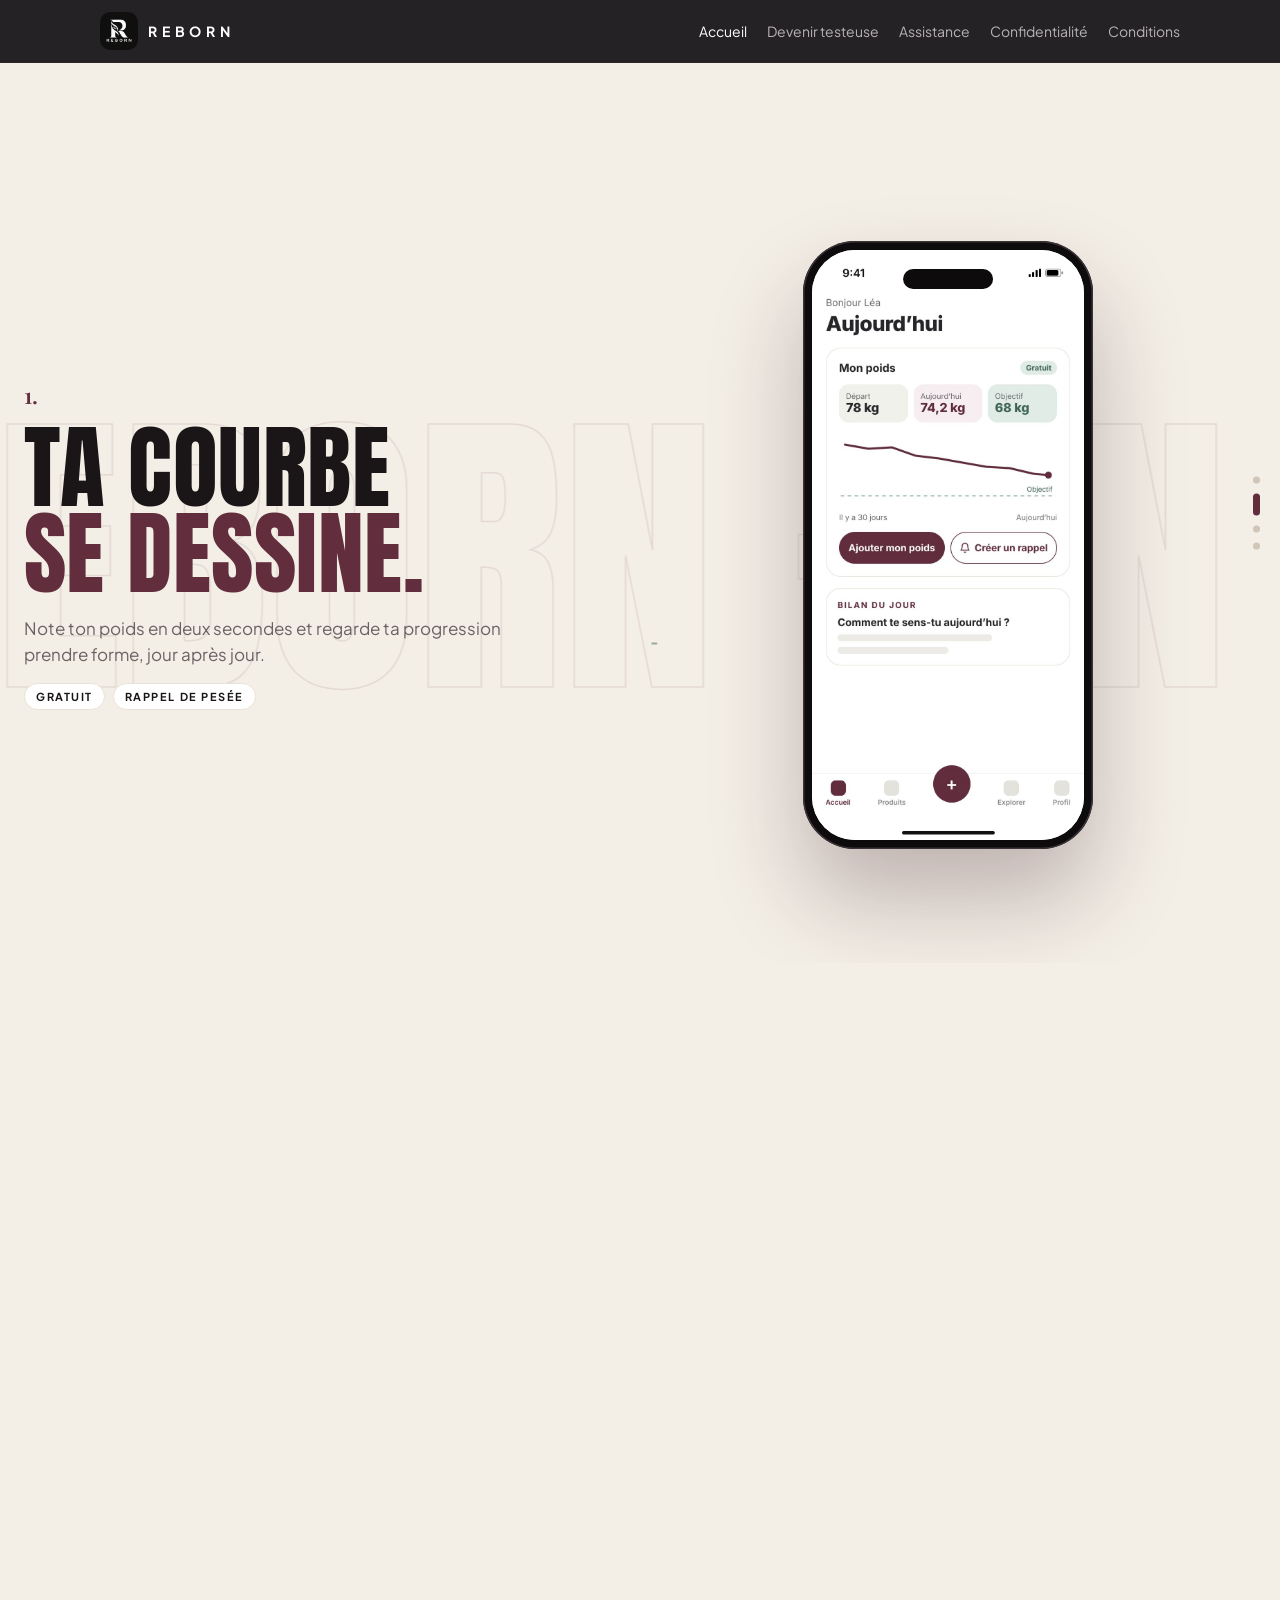
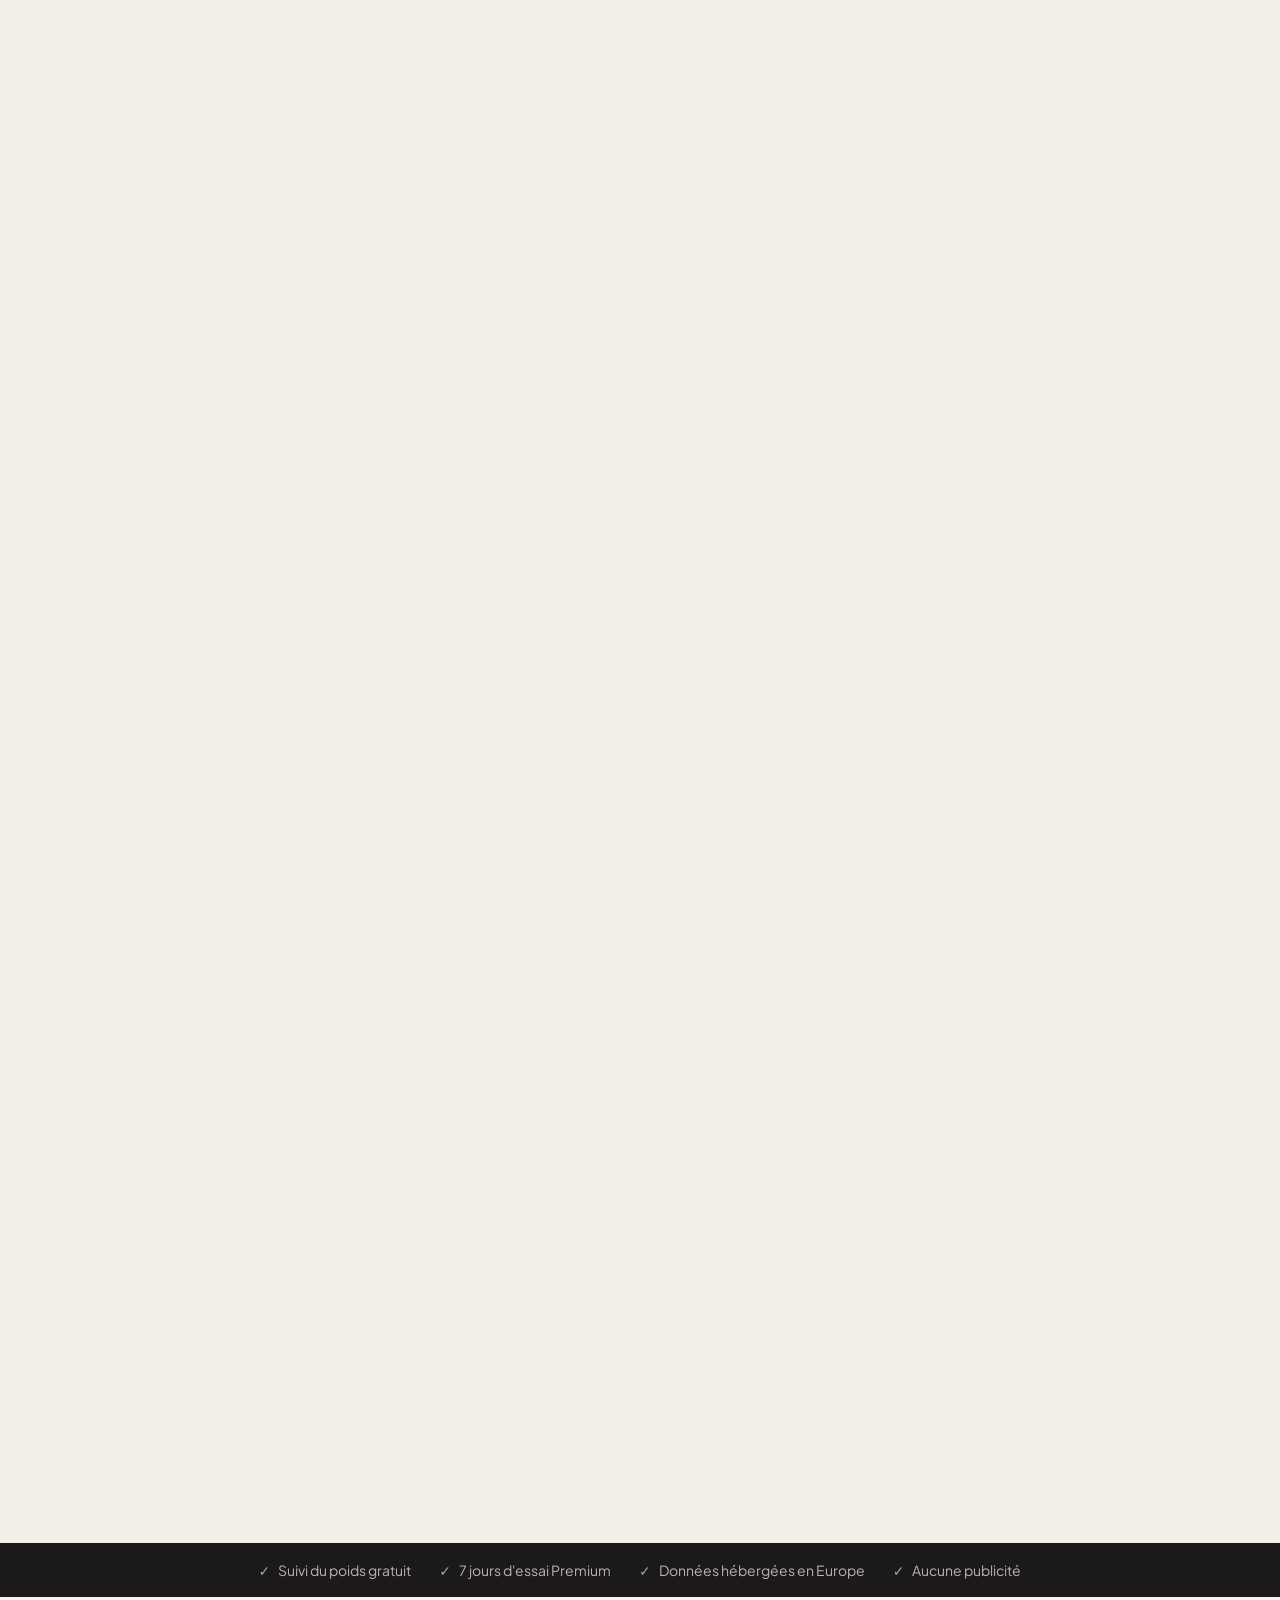
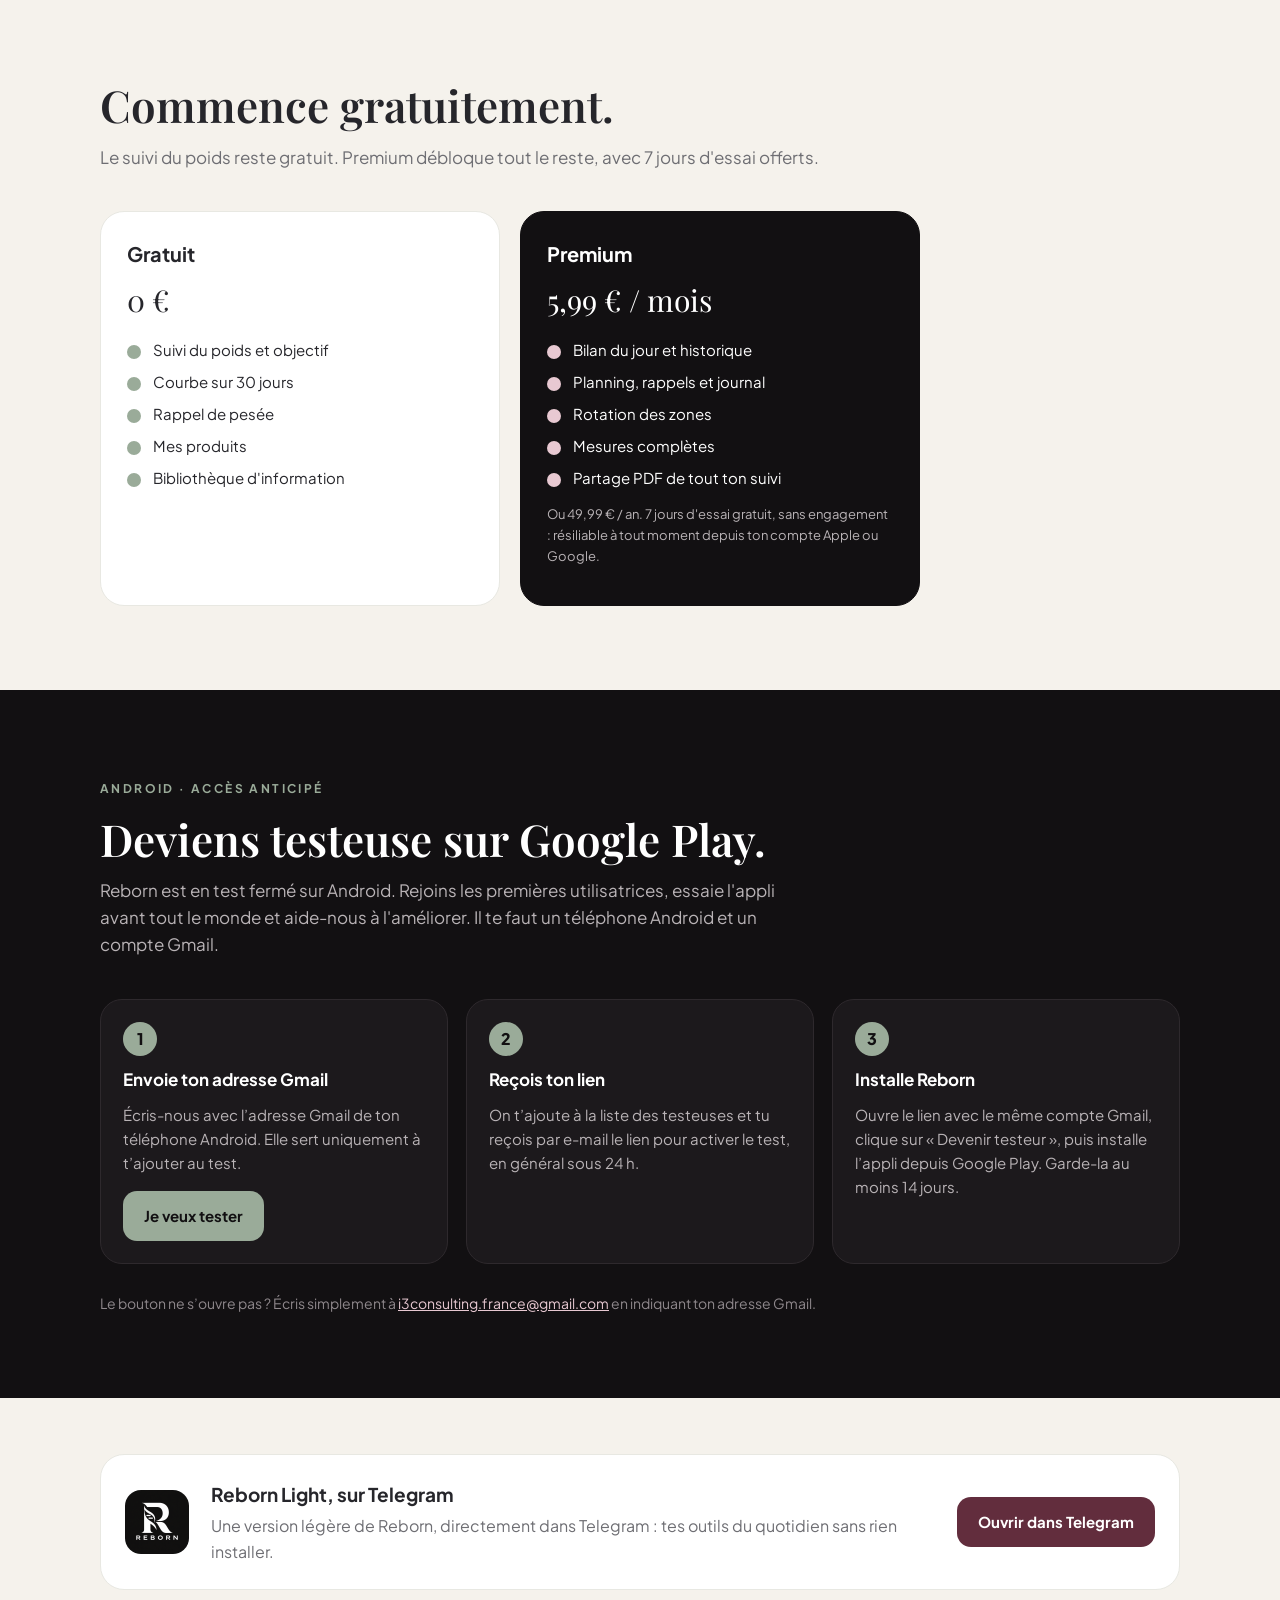
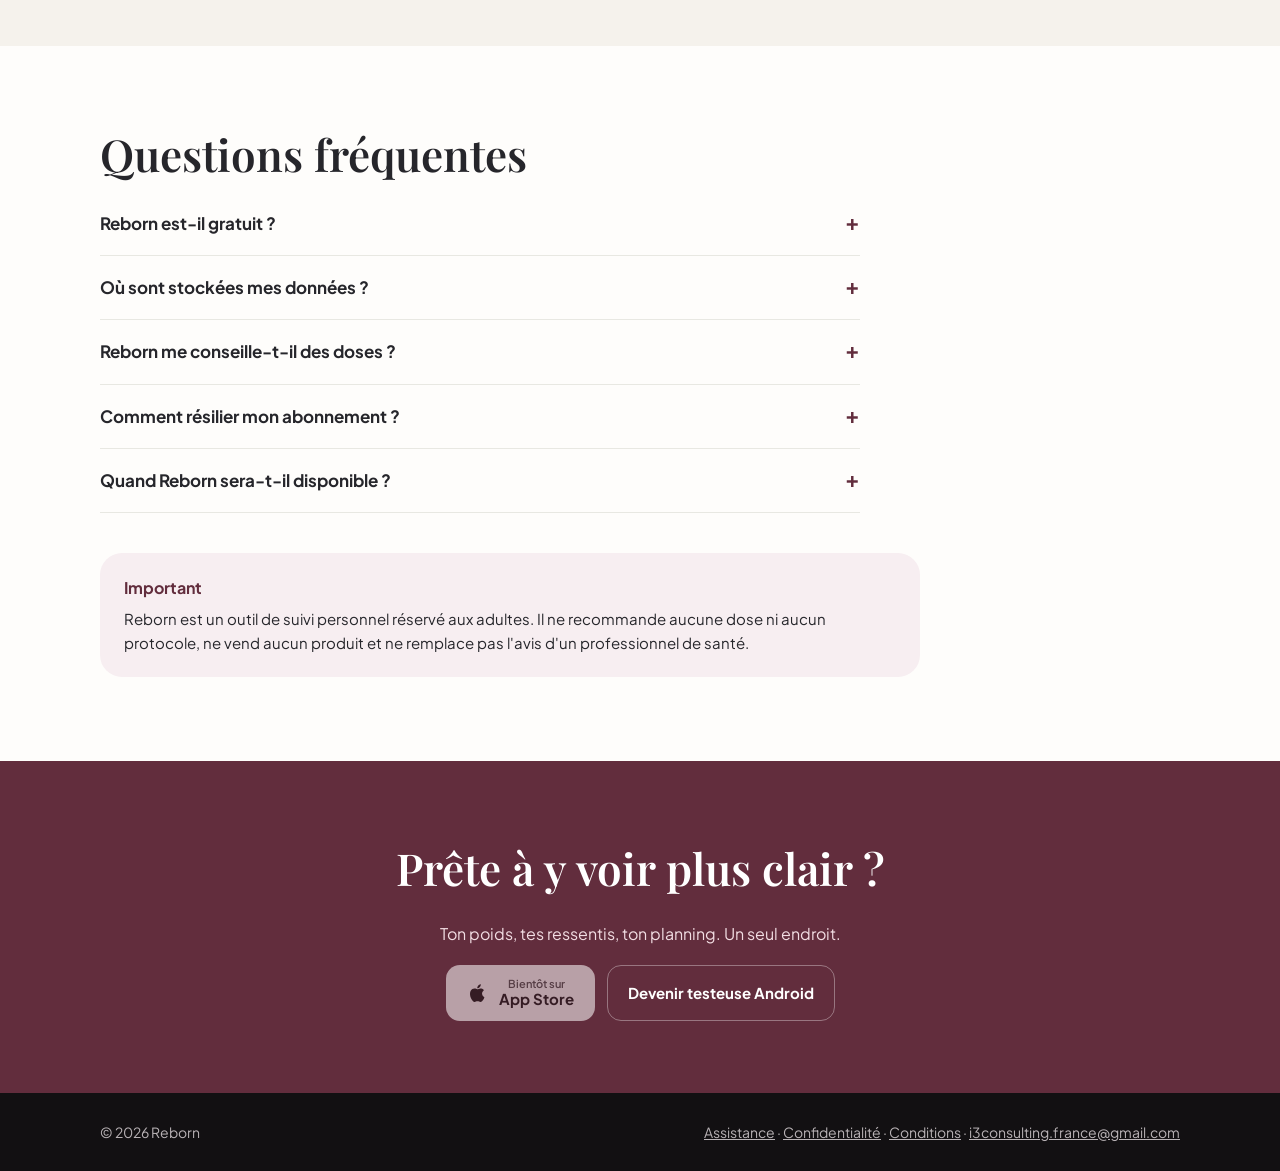
<file: index.html>
<!doctype html>
<html lang="fr">
<head>
<meta charset="utf-8">
<meta name="viewport" content="width=device-width, initial-scale=1, viewport-fit=cover">
<title>Reborn · Ton suivi, un jour à la fois</title>
<meta name="description" content="Reborn, journal de suivi personnel : poids, ressentis, produits et planning, réunis au même endroit.">
<link rel="icon" type="image/png" sizes="32x32" href="/favicon-32.png">
<link rel="apple-touch-icon" href="/apple-touch-icon.png">
<meta property="og:title" content="Reborn · Ton suivi, un jour à la fois">
<meta property="og:description" content="Reborn, journal de suivi personnel : poids, ressentis, produits et planning, réunis au même endroit.">
<meta property="og:image" content="https://rebornpep.fr/logo-512.png">
<link rel="preconnect" href="https://fonts.googleapis.com">
<link rel="preconnect" href="https://fonts.gstatic.com" crossorigin>
<link href="https://fonts.googleapis.com/css2?family=Anton&family=Playfair+Display:ital,wght@0,600;1,600&family=Plus+Jakarta+Sans:wght@400;600;700&display=swap" rel="stylesheet">
<link rel="stylesheet" href="/style.css">
<link rel="stylesheet" href="/story.css">
<style>
/* Version téléphone : récit empilé, sans épinglage */
.rm{display:none;background:#F3EEE6;color:#1A1517;overflow:hidden}
@media (max-width:820px){
  header.site nav.site{display:none}
  .rs{display:none}
  .rm{display:block}
  .rm-scene{padding:40px 20px 44px;padding-left:max(20px,env(safe-area-inset-left,0px));padding-right:max(20px,env(safe-area-inset-right,0px));display:flex;flex-direction:column;gap:14px;opacity:0;transform:translateY(24px);transition:opacity .7s ease,transform .7s ease}
  .rm-scene.in{opacity:1;transform:none}
  .rm-scene+.rm-scene{border-top:1px solid #E9E1D5}
  .rm-hero{padding-top:30px}
  .rm-big{font-family:"Anton","Impact","Arial Narrow",sans-serif;font-weight:400;font-size:clamp(46px,14vw,64px);line-height:.92;text-transform:uppercase;margin:0}
  .rm-big em{font-style:normal;color:#622D3D}
  .rm-lead{font-size:16px;line-height:1.55;color:#6B6266;margin:0}
  .rm .rs-ctas .btn{padding:10px 14px;font-size:13px}
  .rm .rs-ctas .btn:not(.alt){background:#1A1517;color:#fff;opacity:.55}
  .rm-visual{position:relative;display:flex;justify-content:center;padding:18px 0 4px}
  .rm-ribbon{position:absolute;width:118%;max-width:none;left:-9%;top:-2%;opacity:.9}
  .rm-phone{position:relative;width:min(230px,62vw);border-radius:44px;padding:8px;background:#0E0B0D;box-shadow:0 40px 70px rgba(60,30,40,.25),inset 0 0 0 1.5px #3A3337}
  .rm-phone.tilt{transform:rotate(-5deg)}
  .rm-phone::before{content:"";position:absolute;top:calc(8px + 3.2%);left:50%;transform:translateX(-50%);width:31%;height:3.3%;border-radius:20px;background:#0E0B0D;z-index:3}
  .rm-screen{position:relative;width:100%;aspect-ratio:393/852;border-radius:36px;overflow:hidden;background:#fff}
  .rm-screen img{position:absolute;inset:0;width:100%;height:100%;max-width:none;object-fit:fill}
  .rm-curve{width:100%;height:auto;margin-top:10px}
  .rm-curve path{stroke-dasharray:420;stroke-dashoffset:420;transition:stroke-dashoffset 1.6s ease .3s}
  .rm-scene.in .rm-curve path{stroke-dashoffset:0}
}
@media (prefers-reduced-motion:reduce){.rm-scene{opacity:1;transform:none;transition:none}.rm-curve path{stroke-dashoffset:0;transition:none}}
</style>
<style>
@media (max-width:820px){
  .rm-scene{position:relative;overflow:hidden}
  .rm-scene>*:not(.rm-ghost){position:relative;z-index:1}
  .rm-ghost{position:absolute;z-index:0;top:8px;left:0;white-space:nowrap;font-family:"Anton","Impact",sans-serif;font-size:42vw;line-height:1;color:transparent;-webkit-text-stroke:1.2px rgba(98,45,61,.12);pointer-events:none;transform:translateX(calc(var(--gx,0) * 1px));will-change:transform}
  .rm-big .w{display:inline-block;white-space:nowrap;overflow:hidden;vertical-align:top;padding-bottom:.04em}
  .rm-big .c{display:inline-block;transform:translateY(105%);transition:transform .75s cubic-bezier(.2,.8,.2,1)}
  .rm-scene.in .rm-big .c{transform:none}
  .rm-scene .rs-num,.rm-scene .rm-lead,.rm-scene .rs-chip,.rm-scene .rs-ctas,.rm-scene .rs-fine{opacity:0;transform:translateY(16px);transition:opacity .6s ease,transform .6s ease}
  .rm-scene.in .rs-num{opacity:1;transform:none}
  .rm-scene.in .rm-lead{opacity:1;transform:none;transition-delay:.45s}
  .rm-scene.in .rs-ctas{opacity:1;transform:none;transition-delay:.6s}
  .rm-scene.in .rs-fine{opacity:1;transform:none;transition-delay:.7s}
  .rm-scene.in .rs-chip{opacity:1;transform:none;transition-delay:.6s}
  .rm-scene.in .rs-chip+.rs-chip{transition-delay:.75s}
  .rm-float{transform:translateY(calc(var(--py,0) * 1px)) rotate(calc(var(--pr,0) * 1deg));will-change:transform}
  .rm-phone{opacity:0;transform:translateY(60px) scale(.92) rotate(6deg);transition:opacity .9s ease .25s,transform 1.1s cubic-bezier(.2,.8,.2,1) .25s}
  .rm-scene.in .rm-phone{opacity:1;transform:none;animation:rmBob 5s ease-in-out 1.4s infinite}
  .rm-scene.in .rm-phone.tilt{transform:rotate(-5deg);animation:rmBobT 5s ease-in-out 1.4s infinite}
  .rm-screen::after{content:"";position:absolute;inset:0;background:linear-gradient(115deg,transparent 35%,rgba(255,255,255,.55) 50%,transparent 65%);transform:translateX(-120%);z-index:2;pointer-events:none}
  .rm-scene.in .rm-screen::after{animation:rmShine 1.4s ease 1.1s 1 forwards}
  .rm-rib{stroke-dasharray:1400;stroke-dashoffset:1400;transition:stroke-dashoffset 2.2s cubic-bezier(.4,.1,.2,1) .2s}
  .rm-scene.in .rm-rib{stroke-dashoffset:0}
  .rm-ribbon{animation:rmSpin 14s ease-in-out infinite alternate}
  .rm-curve circle{opacity:0;transform-origin:326px 100px;transform:scale(0);transition:opacity .3s ease 1.8s,transform .5s cubic-bezier(.3,1.6,.5,1) 1.8s}
  .rm-scene.in .rm-curve circle{opacity:1;transform:none;animation:rmPulse 2s ease-in-out 2.4s infinite}
  @keyframes rmBob{0%,100%{transform:translateY(0)}50%{transform:translateY(-10px)}}
  @keyframes rmBobT{0%,100%{transform:rotate(-5deg) translateY(0)}50%{transform:rotate(-3deg) translateY(-12px)}}
  @keyframes rmShine{to{transform:translateX(120%)}}
  @keyframes rmSpin{from{transform:rotate(-4deg) scale(1)}to{transform:rotate(5deg) scale(1.05)}}
  @keyframes rmPulse{0%,100%{r:8}50%{r:11}}
}
</style>
</head>
<body>
<header class="site"><div class="wrap">
  <a class="brand" href="/"><img src="/logo-512.png" alt="" width="36" height="36"><span>REBORN</span></a>
  <nav class="site" aria-label="Navigation principale"><a href="/" aria-current="page">Accueil</a><a href="/#testeuse">Devenir testeuse</a><a href="/assistance">Assistance</a><a href="/confidentialite">Confidentialité</a><a href="/conditions">Conditions</a></nav>
</div></header>
<main>
<div id="rs-intro" aria-hidden="true"><img src="/logo-512.png" alt=""><span>REBORN</span></div>
<section class="rs" id="rs">
  <div class="rs-stage">
    <div class="rs-ghost" id="rs-ghost" aria-hidden="true">REBORN · UN JOUR À LA FOIS · REBORN · UN JOUR À LA FOIS ·</div>
    <div class="rs-copy">
      <div class="rs-text" data-s="0">
        <span class="rs-num">Journal de suivi personnel</span>
        <h1 class="rs-big">Ton suivi,<br><em>un jour</em><br>à la fois.</h1>
        <p class="rs-lead">Poids, ressentis, produits, planning : tout ce que tu suis, dans un espace calme et élégant.</p>
        <div class="rs-ctas"><a class="btn" id="cta-ios" href="#" aria-disabled="true"><svg viewBox="0 0 24 24" fill="currentColor" aria-hidden="true"><path d="M16.4 12.6c0-2.4 2-3.6 2.1-3.7-1.1-1.7-2.9-1.9-3.5-1.9-1.5-.2-2.9.9-3.7.9-.8 0-1.9-.9-3.2-.8-1.6 0-3.1 1-4 2.4-1.7 3-.4 7.4 1.2 9.8.8 1.2 1.8 2.5 3 2.4 1.2 0 1.7-.8 3.2-.8s1.9.8 3.2.8c1.3 0 2.2-1.2 3-2.4.9-1.4 1.3-2.7 1.3-2.8-.1 0-2.6-1-2.6-3.9zM14 5.5c.7-.8 1.1-1.9 1-3-1 0-2.1.7-2.8 1.5-.6.7-1.2 1.8-1 2.9 1 .1 2.1-.6 2.8-1.4z"/></svg><span class="lbl"><small>Bientôt sur</small>App Store</span></a><a class="btn alt" id="cta-play" href="#" aria-disabled="true"><svg viewBox="0 0 24 24" aria-hidden="true"><path fill="#34A853" d="M3.6 2.3 13.7 12 3.6 21.7c-.4-.2-.6-.7-.6-1.2V3.5c0-.5.2-1 .6-1.2z"/><path fill="#FBBC04" d="m17 15.3-3.3-3.3L17 8.7l3.7 2.1c1 .6 1 1.9 0 2.5L17 15.3z"/><path fill="#EA4335" d="M13.7 12 17 15.3 5 22.1c-.5.3-1 .2-1.4-.4L13.7 12z"/><path fill="#4285F4" d="M13.7 12 3.6 2.3C4 1.7 4.5 1.6 5 1.9l12 6.8L13.7 12z"/></svg><span class="lbl"><small>Bientôt sur</small>Google Play</span></a></div>
        <p class="rs-fine">Sur Android, tu peux déjà l'essayer : <a href="#testeuse">deviens testeuse</a> · Réservée aux 18 ans et plus.</p>
      </div>
      <div class="rs-text" data-s="1">
        <span class="rs-num">1.</span>
        <h2 class="rs-big">Ta courbe<br><em>se dessine.</em></h2>
        <p class="rs-lead">Note ton poids en deux secondes et regarde ta progression prendre forme, jour après jour.</p>
        <div class="rs-chips"><span class="rs-chip">Gratuit</span><span class="rs-chip">Rappel de pesée</span></div>
      </div>
      <div class="rs-text" data-s="2">
        <span class="rs-num">2.</span>
        <h2 class="rs-big">Écoute<br><em>tes ressentis.</em></h2>
        <p class="rs-lead">Humeur, énergie, sommeil : quelques touches suffisent, avec des repères adaptés à chacun de tes produits.</p>
        <div class="rs-chips"><span class="rs-chip">Bilan du jour</span><span class="rs-chip">Premium</span></div>
      </div>
      <div class="rs-text" data-s="3">
        <span class="rs-num">3.</span>
        <h2 class="rs-big">Vois ce qui<br><em>change vraiment.</em></h2>
        <p class="rs-lead">Ton historique, ta série de jours et un PDF propre à partager quand tu le souhaites.</p>
        <div class="rs-chips"><span class="rs-chip">Historique</span><span class="rs-chip">Partage PDF</span></div>
      </div>
    </div>
    <div class="rs-visual">
      <canvas class="rs-fx" id="rs-fx" aria-hidden="true"></canvas>
      <div class="rs-phone" id="rs-phone"><div class="rs-screen">
        <img id="rs-i0" src="/ecran-accueil.jpg" alt="Écran Reborn : carte Mon poids" width="786" height="1704">
        <img id="rs-i1" src="/ecran-bilan.jpg" alt="Écran Reborn : bilan du jour" width="786" height="1704" style="opacity:0">
        <img id="rs-i2" src="/ecran-historique.jpg" alt="Écran Reborn : historique" width="786" height="1704" style="opacity:0">
      </div></div>
    </div>
    <div class="rs-dots" aria-hidden="true"><i></i><i></i><i></i><i></i></div>
  </div>
</section>
<section class="rm" aria-label="Présentation de Reborn">
  <div class="rm-scene rm-hero">
    <span class="rm-ghost" aria-hidden="true">REBORN</span>
    <span class="rs-num">Journal de suivi personnel</span>
    <h1 class="rm-big">Ton suivi,<br><em>un jour</em><br>à la fois.</h1>
    <p class="rm-lead">Poids, ressentis, produits, planning : tout ce que tu suis, dans un espace calme et élégant.</p>
    <div class="rs-ctas"><a class="btn" href="#" aria-disabled="true"><svg viewBox="0 0 24 24" fill="currentColor" aria-hidden="true"><path d="M16.4 12.6c0-2.4 2-3.6 2.1-3.7-1.1-1.7-2.9-1.9-3.5-1.9-1.5-.2-2.9.9-3.7.9-.8 0-1.9-.9-3.2-.8-1.6 0-3.1 1-4 2.4-1.7 3-.4 7.4 1.2 9.8.8 1.2 1.8 2.5 3 2.4 1.2 0 1.7-.8 3.2-.8s1.9.8 3.2.8c1.3 0 2.2-1.2 3-2.4.9-1.4 1.3-2.7 1.3-2.8-.1 0-2.6-1-2.6-3.9zM14 5.5c.7-.8 1.1-1.9 1-3-1 0-2.1.7-2.8 1.5-.6.7-1.2 1.8-1 2.9 1 .1 2.1-.6 2.8-1.4z"/></svg><span class="lbl"><small>Bientôt sur</small>App Store</span></a><a class="btn alt" href="#" aria-disabled="true"><svg viewBox="0 0 24 24" aria-hidden="true"><path fill="#34A853" d="M3.6 2.3 13.7 12 3.6 21.7c-.4-.2-.6-.7-.6-1.2V3.5c0-.5.2-1 .6-1.2z"/><path fill="#FBBC04" d="m17 15.3-3.3-3.3L17 8.7l3.7 2.1c1 .6 1 1.9 0 2.5L17 15.3z"/><path fill="#EA4335" d="M13.7 12 17 15.3 5 22.1c-.5.3-1 .2-1.4-.4L13.7 12z"/><path fill="#4285F4" d="M13.7 12 3.6 2.3C4 1.7 4.5 1.6 5 1.9l12 6.8L13.7 12z"/></svg><span class="lbl"><small>Bientôt sur</small>Google Play</span></a></div>
    <p class="rs-fine">Sur Android, tu peux déjà l'essayer : <a href="#testeuse">deviens testeuse</a>. Réservée aux 18 ans et plus.</p>
    <div class="rm-visual"><svg class="rm-ribbon" viewBox="0 0 400 400" aria-hidden="true"><defs><linearGradient id="rmg" x1="0" x2="1"><stop offset="0" stop-color="#8E4A5E"/><stop offset=".5" stop-color="#E8CF9F"/><stop offset="1" stop-color="#C9A46A"/></linearGradient></defs><path class="rm-rib" d="M40 60 C 380 20, 380 160, 200 150 C 30 140, 40 260, 210 250 C 360 240, 340 360, 120 350" fill="none" stroke="url(#rmg)" stroke-width="14" stroke-linecap="round"/></svg><div class="rm-float"><div class="rm-phone tilt"><div class="rm-screen"><img src="/ecran-accueil.jpg" alt="Écran Reborn : carte Mon poids" width="786" height="1704" loading="lazy"></div></div></div></div>
  </div>
  <div class="rm-scene">
    <span class="rm-ghost" aria-hidden="true">POIDS</span>
    <span class="rs-num">1.</span>
    <h2 class="rm-big">Ta courbe<br><em>se dessine.</em></h2>
    <p class="rm-lead">Note ton poids en deux secondes et regarde ta progression prendre forme, jour après jour.</p>
    <div class="rs-chips"><span class="rs-chip">Gratuit</span><span class="rs-chip">Rappel de pesée</span></div>
    <svg class="rm-curve" viewBox="0 0 340 140" aria-hidden="true"><line x1="10" y1="118" x2="330" y2="118" stroke="#9AAB99" stroke-width="2" stroke-dasharray="7 7"/><path d="M10 22 C 60 30, 80 28, 110 44 S 170 60, 200 70 S 260 88, 300 96 L 326 100" fill="none" stroke="#622D3D" stroke-width="6" stroke-linecap="round"/><circle cx="326" cy="100" r="8" fill="#622D3D"/><text x="330" y="136" text-anchor="end" font-size="13" fill="#3E6555" font-family="Plus Jakarta Sans,sans-serif">Objectif</text></svg>
  </div>
  <div class="rm-scene">
    <span class="rm-ghost" aria-hidden="true">BILAN</span>
    <span class="rs-num">2.</span>
    <h2 class="rm-big">Écoute<br><em>tes ressentis.</em></h2>
    <p class="rm-lead">Humeur, énergie, sommeil : quelques touches suffisent, avec des repères adaptés à chacun de tes produits.</p>
    <div class="rs-chips"><span class="rs-chip">Bilan du jour</span><span class="rs-chip">Premium</span></div>
    <div class="rm-visual"><div class="rm-float"><div class="rm-phone "><div class="rm-screen"><img src="/ecran-bilan.jpg" alt="Écran Reborn : bilan du jour" width="786" height="1704" loading="lazy"></div></div></div></div>
  </div>
  <div class="rm-scene">
    <span class="rm-ghost" aria-hidden="true">SUIVI</span>
    <span class="rs-num">3.</span>
    <h2 class="rm-big">Vois ce qui<br><em>change vraiment.</em></h2>
    <p class="rm-lead">Ton historique, ta série de jours et un PDF propre à partager quand tu le souhaites.</p>
    <div class="rs-chips"><span class="rs-chip">Historique</span><span class="rs-chip">Partage PDF</span></div>
    <div class="rm-visual"><div class="rm-float"><div class="rm-phone "><div class="rm-screen"><img src="/ecran-historique.jpg" alt="Écran Reborn : historique" width="786" height="1704" loading="lazy"></div></div></div></div>
  </div>
</section>

<div class="trust"><div class="wrap">
  <span>Suivi du poids gratuit</span><span>7 jours d'essai Premium</span><span>Données hébergées en Europe</span><span>Aucune publicité</span>
</div></div>

<section class="block" id="offres" style="background:var(--creme-2)"><div class="wrap">
  <h2>Commence gratuitement.</h2>
  <p class="intro">Le suivi du poids reste gratuit. Premium débloque tout le reste, avec 7 jours d'essai offerts.</p>
  <div class="plans">
    <div class="plan">
      <h3>Gratuit</h3><div class="price">0 €</div>
      <ul class="ticks"><li>Suivi du poids et objectif</li><li>Courbe sur 30 jours</li><li>Rappel de pesée</li><li>Mes produits</li><li>Bibliothèque d'information</li></ul>
    </div>
    <div class="plan premium">
      <h3>Premium</h3><div class="price">5,99 € / mois</div>
      <ul class="ticks"><li>Bilan du jour et historique</li><li>Planning, rappels et journal</li><li>Rotation des zones</li><li>Mesures complètes</li><li>Partage PDF de tout ton suivi</li></ul>
      <p class="sub">Ou 49,99 € / an. 7 jours d'essai gratuit, sans engagement : résiliable à tout moment depuis ton compte Apple ou Google.</p>
    </div>
  </div>
</div></section>

<section class="block testers" id="testeuse"><div class="wrap">
  <span class="eyebrow">Android · Accès anticipé</span>
  <h2>Deviens testeuse sur Google Play.</h2>
  <p class="intro">Reborn est en test fermé sur Android. Rejoins les premières utilisatrices, essaie l'appli avant tout le monde et aide-nous à l'améliorer. Il te faut un téléphone Android et un compte Gmail.</p>
  <div class="steps">
    <div class="step"><span class="n">1</span><h3>Envoie ton adresse Gmail</h3><p>Écris-nous avec l’adresse Gmail de ton téléphone Android. Elle sert uniquement à t’ajouter au test.</p><a class="btn btn-sage" href="mailto:i3consulting.france@gmail.com?subject=Je%20veux%20tester%20Reborn&amp;body=Bonjour%2C%0A%0AJe%20souhaite%20devenir%20testeuse%20de%20Reborn%20sur%20Android.%0AMon%20adresse%20Gmail%20%3A%20">Je veux tester</a></div>
    <div class="step"><span class="n">2</span><h3>Reçois ton lien</h3><p>On t’ajoute à la liste des testeuses et tu reçois par e-mail le lien pour activer le test, en général sous 24 h.</p></div>
    <div class="step"><span class="n">3</span><h3>Installe Reborn</h3><p>Ouvre le lien avec le même compte Gmail, clique sur « Devenir testeur », puis installe l’appli depuis Google Play. Garde-la au moins 14 jours.</p></div>
  </div>
  <p style="color:#8F888C;font-size:14px;margin:0">Le bouton ne s’ouvre pas ? Écris simplement à <a href="mailto:i3consulting.france@gmail.com" style="color:#E8C9D2">i3consulting.france@gmail.com</a> en indiquant ton adresse Gmail.</p>
</div></section>

<section class="block light" id="telegram" style="padding-block:56px"><div class="wrap">
  <div class="box">
    <img src="/logo-512.png" alt="" width="64" height="64">
    <div><h3>Reborn Light, sur Telegram</h3><p>Une version légère de Reborn, directement dans Telegram : tes outils du quotidien sans rien installer.</p></div>
    <a class="btn btn-bordeaux" href="https://t.me/RebornLightBot" target="_blank" rel="noopener">Ouvrir dans Telegram</a>
  </div>
</div></section>

<section class="block" id="faq"><div class="wrap">
  <h2>Questions fréquentes</h2>
  <div class="faq">
    <details><summary>Reborn est-il gratuit ?</summary><p>Oui pour le suivi du poids, les produits et la bibliothèque. Premium (5,99 € par mois ou 49,99 € par an) débloque le bilan du jour, le planning, le journal, les mesures et le partage complet, avec 7 jours d'essai gratuit.</p></details>
    <details><summary>Où sont stockées mes données ?</summary><p>Sur des serveurs situés dans l'Union européenne (Irlande). Elles ne sont jamais vendues ni utilisées pour de la publicité. Tu peux supprimer ton compte et tes données à tout moment depuis l'appli.</p></details>
    <details><summary>Reborn me conseille-t-il des doses ?</summary><p>Non. Reborn est un journal personnel : il ne recommande aucune dose ni aucun protocole. Les décisions de dosage relèvent de ton prescripteur.</p></details>
    <details><summary>Comment résilier mon abonnement ?</summary><p>Depuis les réglages de ton compte Apple (Abonnements) ou de Google Play (Paiements et abonnements). La résiliation prend effet à la fin de la période en cours.</p></details>
    <details><summary>Quand Reborn sera-t-il disponible ?</summary><p>Très bientôt sur l'App Store et Google Play. Sur Android, tu peux déjà l'essayer en devenant testeuse.</p></details>
  </div>
  <div class="notice" style="margin-top:40px"><h3>Important</h3><p>Reborn est un outil de suivi personnel réservé aux adultes. Il ne recommande aucune dose ni aucun protocole, ne vend aucun produit et ne remplace pas l'avis d'un professionnel de santé.</p></div>
</div></section>

<section class="final"><div class="wrap">
  <h2>Prête à y voir plus clair ?</h2>
  <p>Ton poids, tes ressentis, ton planning. Un seul endroit.</p>
  <div class="ctas" style="justify-content:center">
    <a class="btn btn-light" id="cta-ios-2" href="#" aria-disabled="true"><svg viewBox="0 0 24 24" fill="currentColor" aria-hidden="true"><path d="M16.4 12.6c0-2.4 2-3.6 2.1-3.7-1.1-1.7-2.9-1.9-3.5-1.9-1.5-.2-2.9.9-3.7.9-.8 0-1.9-.9-3.2-.8-1.6 0-3.1 1-4 2.4-1.7 3-.4 7.4 1.2 9.8.8 1.2 1.8 2.5 3 2.4 1.2 0 1.7-.8 3.2-.8s1.9.8 3.2.8c1.3 0 2.2-1.2 3-2.4.9-1.4 1.3-2.7 1.3-2.8-.1 0-2.6-1-2.6-3.9zM14 5.5c.7-.8 1.1-1.9 1-3-1 0-2.1.7-2.8 1.5-.6.7-1.2 1.8-1 2.9 1 .1 2.1-.6 2.8-1.4z"/></svg><span class="lbl"><small>Bientôt sur</small>App Store</span></a>
    <a class="btn btn-ghost" href="#testeuse">Devenir testeuse Android</a>
  </div>
</div></section>
<script src="/config.js"></script>
<script src="/links.js"></script>
<script>
(function(){
var story=document.getElementById('rs');if(!story)return;
var reduce=matchMedia('(prefers-reduced-motion: reduce)').matches;
var intro=document.getElementById('rs-intro');
if(intro){var seen=false;try{seen=sessionStorage.getItem('rsIntro')==='1';sessionStorage.setItem('rsIntro','1')}catch(e){}
  setTimeout(function(){intro.classList.add('out')},(reduce||seen)?0:1500)}
var phone=document.getElementById('rs-phone'),ghost=document.getElementById('rs-ghost');
var texts=[].slice.call(story.querySelectorAll('.rs-text')),dots=[].slice.call(story.querySelectorAll('.rs-dots i'));
var imgs=[0,1,2].map(function(i){return document.getElementById('rs-i'+i)});
story.querySelectorAll('.rs-big').forEach(function(h){var n=0;(function walk(el){[].slice.call(el.childNodes).forEach(function(nd){
  if(nd.nodeType===3){var frag=document.createDocumentFragment();nd.textContent.split(/(\s+)/).forEach(function(part){if(!part)return;if(/^\s+$/.test(part)){frag.appendChild(document.createTextNode(' '));return}
    var w=document.createElement('span');w.className='w';part.split('').forEach(function(ch){var c=document.createElement('span');c.className='c';c.textContent=ch;c.style.transitionDelay=(n++*0.025)+'s';w.appendChild(c)});frag.appendChild(w)});nd.parentNode.replaceChild(frag,nd)}
  else if(nd.nodeType===1&&nd.tagName!=='BR')walk(nd)})})(h)});
var cv=document.getElementById('rs-fx'),ctx=cv.getContext('2d'),W=0,H=0;
function size(){var d=Math.min(2,window.devicePixelRatio||1),r=cv.getBoundingClientRect();W=r.width;H=r.height;cv.width=W*d;cv.height=H*d;ctx.setTransform(d,0,0,d,0,0)}
size();addEventListener('resize',size);
var leaves=[];for(var i=0;i<22;i++)leaves.push({a:i/22*Math.PI*2,r:.55+((i*37)%10)/22,s:.6+((i*13)%7)/10,rot:i,c:i%3});
function prog(){var r=story.getBoundingClientRect(),tot=story.offsetHeight-innerHeight;return Math.min(1,Math.max(0,-r.top/tot))}
function ease(t){return t<.5?2*t*t:1-Math.pow(-2*t+2,2)/2}
var last=-1,sp=0;
function draw(t){
  var target=prog();sp+=reduce?(target-sp):(target-sp)*0.09;var p=sp,seg=p*4,s=Math.min(3,Math.floor(seg)),f=seg-s;
  if(s!==last){texts.forEach(function(el,i){el.classList.toggle('on',i===s)});dots.forEach(function(d,i){d.classList.toggle('on',i===s)});last=s;var k=s===0?0:s-1;imgs.forEach(function(im,i){im.style.opacity=i===k?1:0})}
  var rx=0,ry=0,rz=0,sc=1,ty=0;
  if(s===0){var e=ease(f);ry=-28*(1-e);rx=10*(1-e);rz=-8*(1-e);sc=.82+.18*e;ty=60*(1-e)}
  else if(s===2){ry=Math.sin(f*Math.PI)*-14;rz=Math.sin(f*Math.PI)*4}
  else if(s===3){ry=14*ease(f);rz=-5*ease(f);sc=1-.06*ease(f)}
  phone.style.transform='perspective(1200px) translateY('+ty+'px) rotateX('+rx+'deg) rotateY('+ry+'deg) rotateZ('+rz+'deg) scale('+sc+')';
  ghost.style.transform='translate('+(-p*45)+'vw,-50%)';
  ctx.clearRect(0,0,W,H);var cx=W/2,cy=H/2,R=Math.min(W,H),time=reduce?0:t/1000;
  if(s===0){var e0=ease(f),n=260;ctx.lineWidth=Math.max(6,R*.022);ctx.lineCap='round';var g=ctx.createLinearGradient(cx-R*.3,0,cx+R*.3,0);g.addColorStop(0,'#8E4A5E');g.addColorStop(.5,'#E8CF9F');g.addColorStop(1,'#C9A46A');ctx.strokeStyle=g;ctx.beginPath();
    for(var i=0;i<=n*Math.max(.02,1-e0*.55);i++){var u=i/n,ang=u*Math.PI*6+time*.6,rad=R*(.42-u*.3)*(1-e0*.25),x=cx+Math.cos(ang)*rad,y=cy-R*.45+u*R*.9+Math.sin(ang*1.3)*R*.03;i?ctx.lineTo(x,y):ctx.moveTo(x,y)}
    ctx.globalAlpha=1-e0*.6;ctx.stroke();ctx.globalAlpha=1}
  else if(s===1){var e1=ease(Math.min(1,f*1.3));ctx.lineWidth=Math.max(5,R*.014);ctx.lineCap='round';ctx.strokeStyle='#622D3D';ctx.beginPath();
    for(var j=0;j<=120*e1;j++){var v=j/120,x1=cx-R*.48+v*R*.96,y1=cy-R*.18+v*R*.28+Math.sin(v*9)*R*.035;j?ctx.lineTo(x1,y1):ctx.moveTo(x1,y1)}
    ctx.stroke();ctx.setLineDash([10,10]);ctx.lineWidth=2;ctx.strokeStyle='#9AAB99';ctx.beginPath();ctx.moveTo(cx-R*.48,cy+R*.16);ctx.lineTo(cx-R*.48+R*.96*e1,cy+R*.16);ctx.stroke();ctx.setLineDash([])}
  else if(s===2){leaves.forEach(function(l){var a=l.a+time*.35*l.s+f*2.5,rad=R*.34*l.r,x=cx+Math.cos(a)*rad*1.15,y=cy+Math.sin(a)*rad*.8;ctx.save();ctx.translate(x,y);ctx.rotate(a+l.rot);ctx.fillStyle=['#9AAB99','#C9D6C8','#E8CF9F'][l.c];ctx.globalAlpha=.85;ctx.beginPath();ctx.ellipse(0,0,R*.03*l.s,R*.012*l.s,0,0,7);ctx.fill();ctx.restore()})}
  else{for(var k2=0;k2<4;k2++){var rr=R*(.25+k2*.09)*(.6+.4*ease(f));ctx.strokeStyle=k2%2?'#E8CF9F':'#622D3D';ctx.globalAlpha=.25+.12*(3-k2);ctx.lineWidth=2;ctx.beginPath();ctx.arc(cx,cy,rr,0,7);ctx.stroke()}ctx.globalAlpha=1}
  requestAnimationFrame(draw)}
requestAnimationFrame(draw);
})();

</script>
<script>
(function(){if(!matchMedia('(max-width:820px)').matches)return;
var scenes=[].slice.call(document.querySelectorAll('.rm-scene'));
document.querySelectorAll('.rm-big').forEach(function(h){var n=0;(function walk(el){[].slice.call(el.childNodes).forEach(function(nd){
 if(nd.nodeType===3){var f=document.createDocumentFragment();nd.textContent.split(/(\s+)/).forEach(function(part){if(!part)return;if(/^\s+$/.test(part)){f.appendChild(document.createTextNode(' '));return}
  var w=document.createElement('span');w.className='w';part.split('').forEach(function(ch){var c=document.createElement('span');c.className='c';c.textContent=ch;c.style.transitionDelay=(0.1+n++*0.03)+'s';w.appendChild(c)});f.appendChild(w)});nd.parentNode.replaceChild(f,nd)}
 else if(nd.nodeType===1&&nd.tagName!=='BR')walk(nd)})})(h)});
function show(e){e.classList.add('in')}
if(!('IntersectionObserver' in window)){scenes.forEach(show)}else{
 var o=new IntersectionObserver(function(es){es.forEach(function(e){if(e.isIntersecting){show(e.target);o.unobserve(e.target)}})},{threshold:.18});
 scenes.forEach(function(e){o.observe(e)})}
var ghosts=scenes.map(function(sc){return sc.querySelector('.rm-ghost')}),floats=scenes.map(function(sc){return sc.querySelector('.rm-float')});
var tick=false;function upd(){tick=false;var vh=innerHeight;scenes.forEach(function(sc,i){var r=sc.getBoundingClientRect();if(r.bottom<0||r.top>vh)return;
 var k=(r.top+r.height/2-vh/2)/vh;if(ghosts[i])ghosts[i].style.setProperty('--gx',(k*-160-40).toFixed(1));
 if(floats[i]){floats[i].style.setProperty('--py',(k*50).toFixed(1));floats[i].style.setProperty('--pr',(k*-6).toFixed(2))}})}
addEventListener('scroll',function(){if(!tick){tick=true;requestAnimationFrame(upd)}},{passive:true});upd();
})();
</script>
</main>
<footer class="site"><div class="wrap">
  <span>© 2026 Reborn</span>
  <span><a href="/assistance">Assistance</a> · <a href="/confidentialite">Confidentialité</a> · <a href="/conditions">Conditions</a> · <a href="mailto:i3consulting.france@gmail.com">i3consulting.france@gmail.com</a></span>
</div></footer>
</body>
</html>
</file>
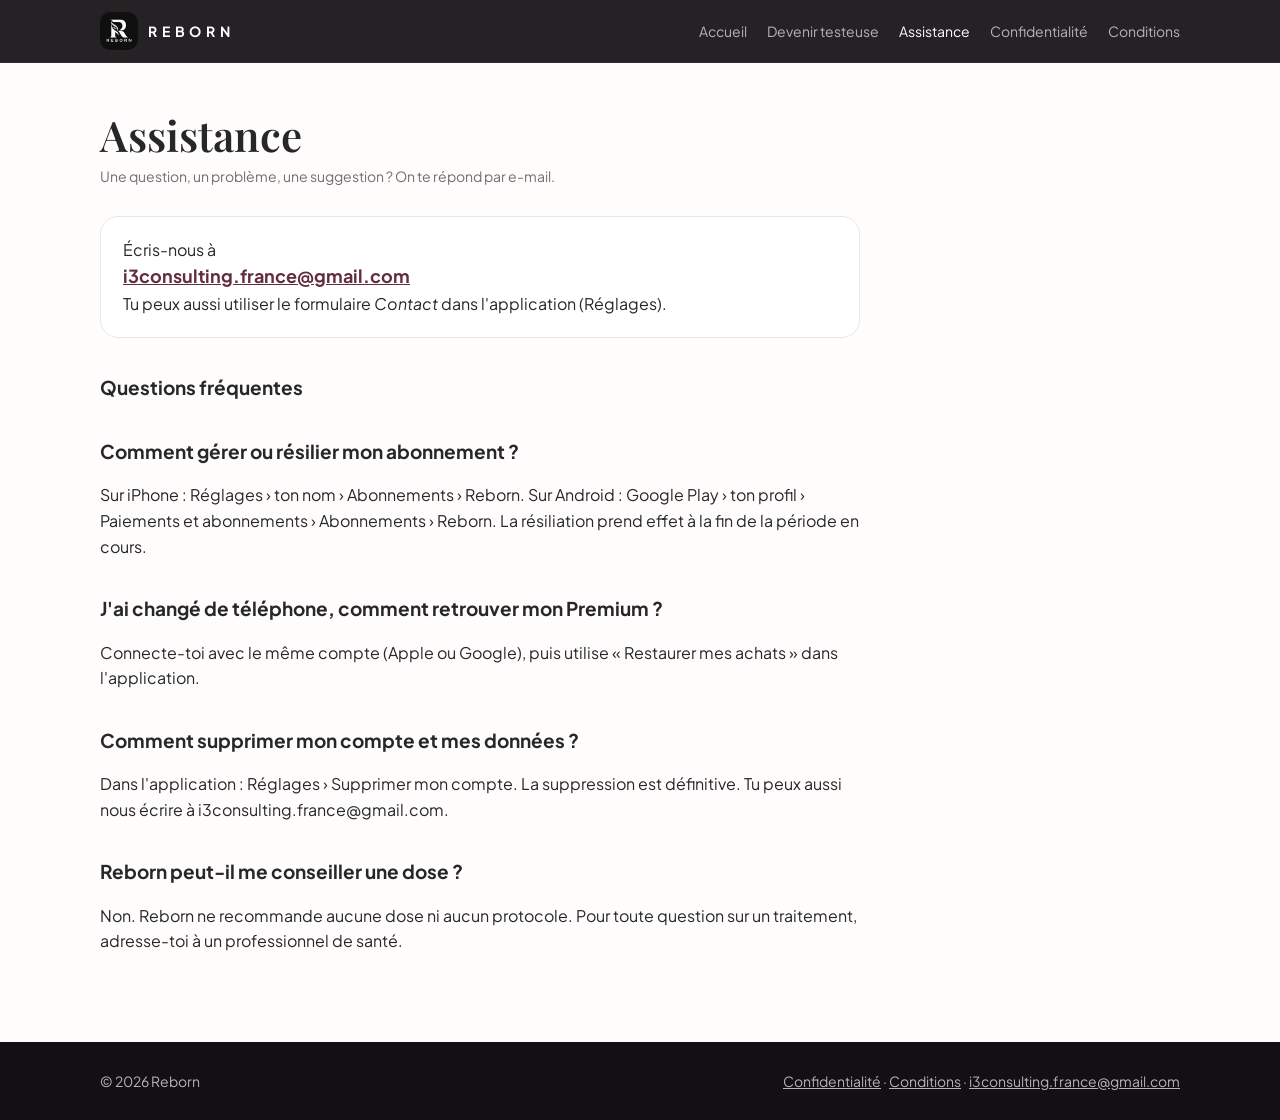
<file: assistance.html>
<!doctype html>
<html lang="fr">
<head>
<meta charset="utf-8">
<meta name="viewport" content="width=device-width, initial-scale=1, viewport-fit=cover">
<title>Assistance · Reborn</title>
<meta name="description" content="Contacter l'assistance de l'application Reborn.">
<link rel="icon" type="image/png" sizes="32x32" href="/favicon-32.png">
<link rel="apple-touch-icon" href="/apple-touch-icon.png">
<meta property="og:title" content="Assistance · Reborn">
<meta property="og:description" content="Contacter l'assistance de l'application Reborn.">
<meta property="og:image" content="https://rebornpep.fr/logo-512.png">
<link rel="preconnect" href="https://fonts.googleapis.com">
<link rel="preconnect" href="https://fonts.gstatic.com" crossorigin>
<link href="https://fonts.googleapis.com/css2?family=Playfair+Display:ital,wght@0,600;1,600&family=Plus+Jakarta+Sans:wght@400;600;700&display=swap" rel="stylesheet">
<link rel="stylesheet" href="/style.css">
</head>
<body>
<header class="site"><div class="wrap">
  <a class="brand" href="/"><img src="/logo-512.png" alt="" width="36" height="36"><span>REBORN</span></a>
  <nav class="site" aria-label="Navigation principale"><a href="/">Accueil</a><a href="/#testeuse">Devenir testeuse</a><a href="/assistance" aria-current="page">Assistance</a><a href="/confidentialite">Confidentialité</a><a href="/conditions">Conditions</a></nav>
</div></header>
<main>
<div class="wrap"><article class="legal">
<h1>Assistance</h1>
<p class="updated">Une question, un problème, une suggestion ? On te répond par e-mail.</p>
<div class="contact-box">Écris-nous à<strong><a href="mailto:i3consulting.france@gmail.com">i3consulting.france@gmail.com</a></strong>Tu peux aussi utiliser le formulaire <em>Contact</em> dans l'application (Réglages).</div>
<h2>Questions fréquentes</h2>
<h2>Comment gérer ou résilier mon abonnement ?</h2>
<p>Sur iPhone : Réglages › ton nom › Abonnements › Reborn. Sur Android : Google Play › ton profil › Paiements et abonnements › Abonnements › Reborn. La résiliation prend effet à la fin de la période en cours.</p>
<h2>J'ai changé de téléphone, comment retrouver mon Premium ?</h2>
<p>Connecte-toi avec le même compte (Apple ou Google), puis utilise « Restaurer mes achats » dans l'application.</p>
<h2>Comment supprimer mon compte et mes données ?</h2>
<p>Dans l'application : Réglages › Supprimer mon compte. La suppression est définitive. Tu peux aussi nous écrire à i3consulting.france@gmail.com.</p>
<h2>Reborn peut-il me conseiller une dose ?</h2>
<p>Non. Reborn ne recommande aucune dose ni aucun protocole. Pour toute question sur un traitement, adresse-toi à un professionnel de santé.</p>
</article></div>
</main>
<footer class="site"><div class="wrap">
  <span>© 2026 Reborn</span>
  <span><a href="/confidentialite">Confidentialité</a> · <a href="/conditions">Conditions</a> · <a href="mailto:i3consulting.france@gmail.com">i3consulting.france@gmail.com</a></span>
</div></footer>
</body>
</html>
</file>
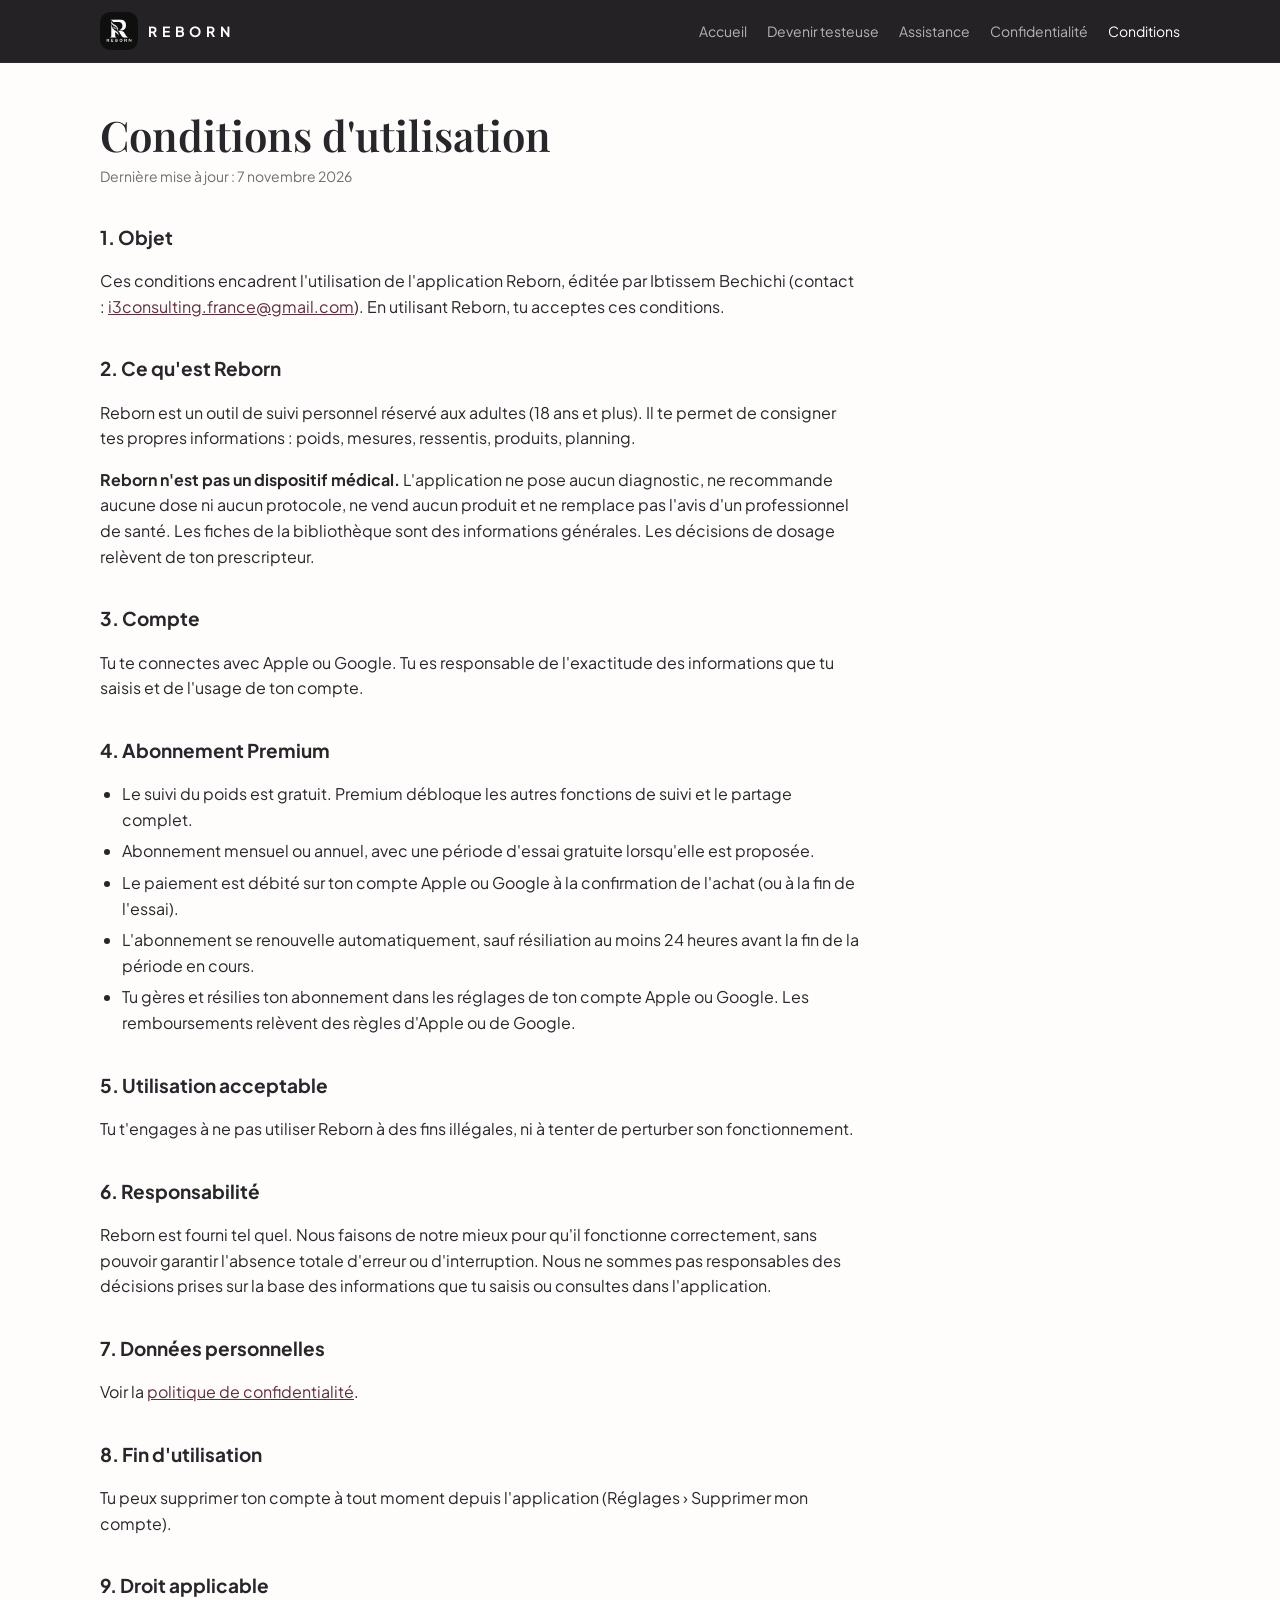
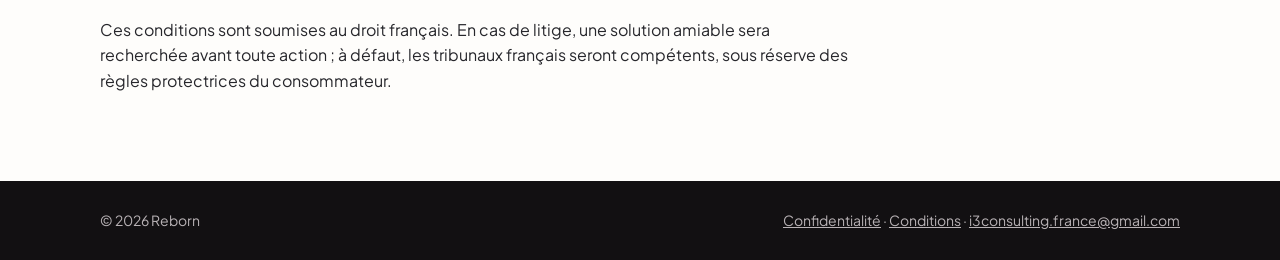
<file: conditions.html>
<!doctype html>
<html lang="fr">
<head>
<meta charset="utf-8">
<meta name="viewport" content="width=device-width, initial-scale=1, viewport-fit=cover">
<title>Conditions d'utilisation · Reborn</title>
<meta name="description" content="Conditions d'utilisation de l'application Reborn.">
<link rel="icon" type="image/png" sizes="32x32" href="/favicon-32.png">
<link rel="apple-touch-icon" href="/apple-touch-icon.png">
<meta property="og:title" content="Conditions d'utilisation · Reborn">
<meta property="og:description" content="Conditions d'utilisation de l'application Reborn.">
<meta property="og:image" content="https://rebornpep.fr/logo-512.png">
<link rel="preconnect" href="https://fonts.googleapis.com">
<link rel="preconnect" href="https://fonts.gstatic.com" crossorigin>
<link href="https://fonts.googleapis.com/css2?family=Playfair+Display:ital,wght@0,600;1,600&family=Plus+Jakarta+Sans:wght@400;600;700&display=swap" rel="stylesheet">
<link rel="stylesheet" href="/style.css">
</head>
<body>
<header class="site"><div class="wrap">
  <a class="brand" href="/"><img src="/logo-512.png" alt="" width="36" height="36"><span>REBORN</span></a>
  <nav class="site" aria-label="Navigation principale"><a href="/">Accueil</a><a href="/#testeuse">Devenir testeuse</a><a href="/assistance">Assistance</a><a href="/confidentialite">Confidentialité</a><a href="/conditions" aria-current="page">Conditions</a></nav>
</div></header>
<main>
<div class="wrap"><article class="legal">
<h1>Conditions d'utilisation</h1>
<p class="updated">Dernière mise à jour : 7 novembre 2026</p>

<h2>1. Objet</h2>
<p>Ces conditions encadrent l'utilisation de l'application Reborn, éditée par Ibtissem Bechichi (contact : <a href="mailto:i3consulting.france@gmail.com">i3consulting.france@gmail.com</a>). En utilisant Reborn, tu acceptes ces conditions.</p>

<h2>2. Ce qu'est Reborn</h2>
<p>Reborn est un outil de suivi personnel réservé aux adultes (18 ans et plus). Il te permet de consigner tes propres informations : poids, mesures, ressentis, produits, planning.</p>
<p><strong>Reborn n'est pas un dispositif médical.</strong> L'application ne pose aucun diagnostic, ne recommande aucune dose ni aucun protocole, ne vend aucun produit et ne remplace pas l'avis d'un professionnel de santé. Les fiches de la bibliothèque sont des informations générales. Les décisions de dosage relèvent de ton prescripteur.</p>

<h2>3. Compte</h2>
<p>Tu te connectes avec Apple ou Google. Tu es responsable de l'exactitude des informations que tu saisis et de l'usage de ton compte.</p>

<h2>4. Abonnement Premium</h2>
<ul>
<li>Le suivi du poids est gratuit. Premium débloque les autres fonctions de suivi et le partage complet.</li>
<li>Abonnement mensuel ou annuel, avec une période d'essai gratuite lorsqu'elle est proposée.</li>
<li>Le paiement est débité sur ton compte Apple ou Google à la confirmation de l'achat (ou à la fin de l'essai).</li>
<li>L'abonnement se renouvelle automatiquement, sauf résiliation au moins 24 heures avant la fin de la période en cours.</li>
<li>Tu gères et résilies ton abonnement dans les réglages de ton compte Apple ou Google. Les remboursements relèvent des règles d'Apple ou de Google.</li>
</ul>

<h2>5. Utilisation acceptable</h2>
<p>Tu t'engages à ne pas utiliser Reborn à des fins illégales, ni à tenter de perturber son fonctionnement.</p>

<h2>6. Responsabilité</h2>
<p>Reborn est fourni tel quel. Nous faisons de notre mieux pour qu'il fonctionne correctement, sans pouvoir garantir l'absence totale d'erreur ou d'interruption. Nous ne sommes pas responsables des décisions prises sur la base des informations que tu saisis ou consultes dans l'application.</p>

<h2>7. Données personnelles</h2>
<p>Voir la <a href="/confidentialite">politique de confidentialité</a>.</p>

<h2>8. Fin d'utilisation</h2>
<p>Tu peux supprimer ton compte à tout moment depuis l'application (Réglages › Supprimer mon compte).</p>

<h2>9. Droit applicable</h2>
<p>Ces conditions sont soumises au droit français. En cas de litige, une solution amiable sera recherchée avant toute action ; à défaut, les tribunaux français seront compétents, sous réserve des règles protectrices du consommateur.</p>
</article></div>
</main>
<footer class="site"><div class="wrap">
  <span>© 2026 Reborn</span>
  <span><a href="/confidentialite">Confidentialité</a> · <a href="/conditions">Conditions</a> · <a href="mailto:i3consulting.france@gmail.com">i3consulting.france@gmail.com</a></span>
</div></footer>
</body>
</html>
</file>
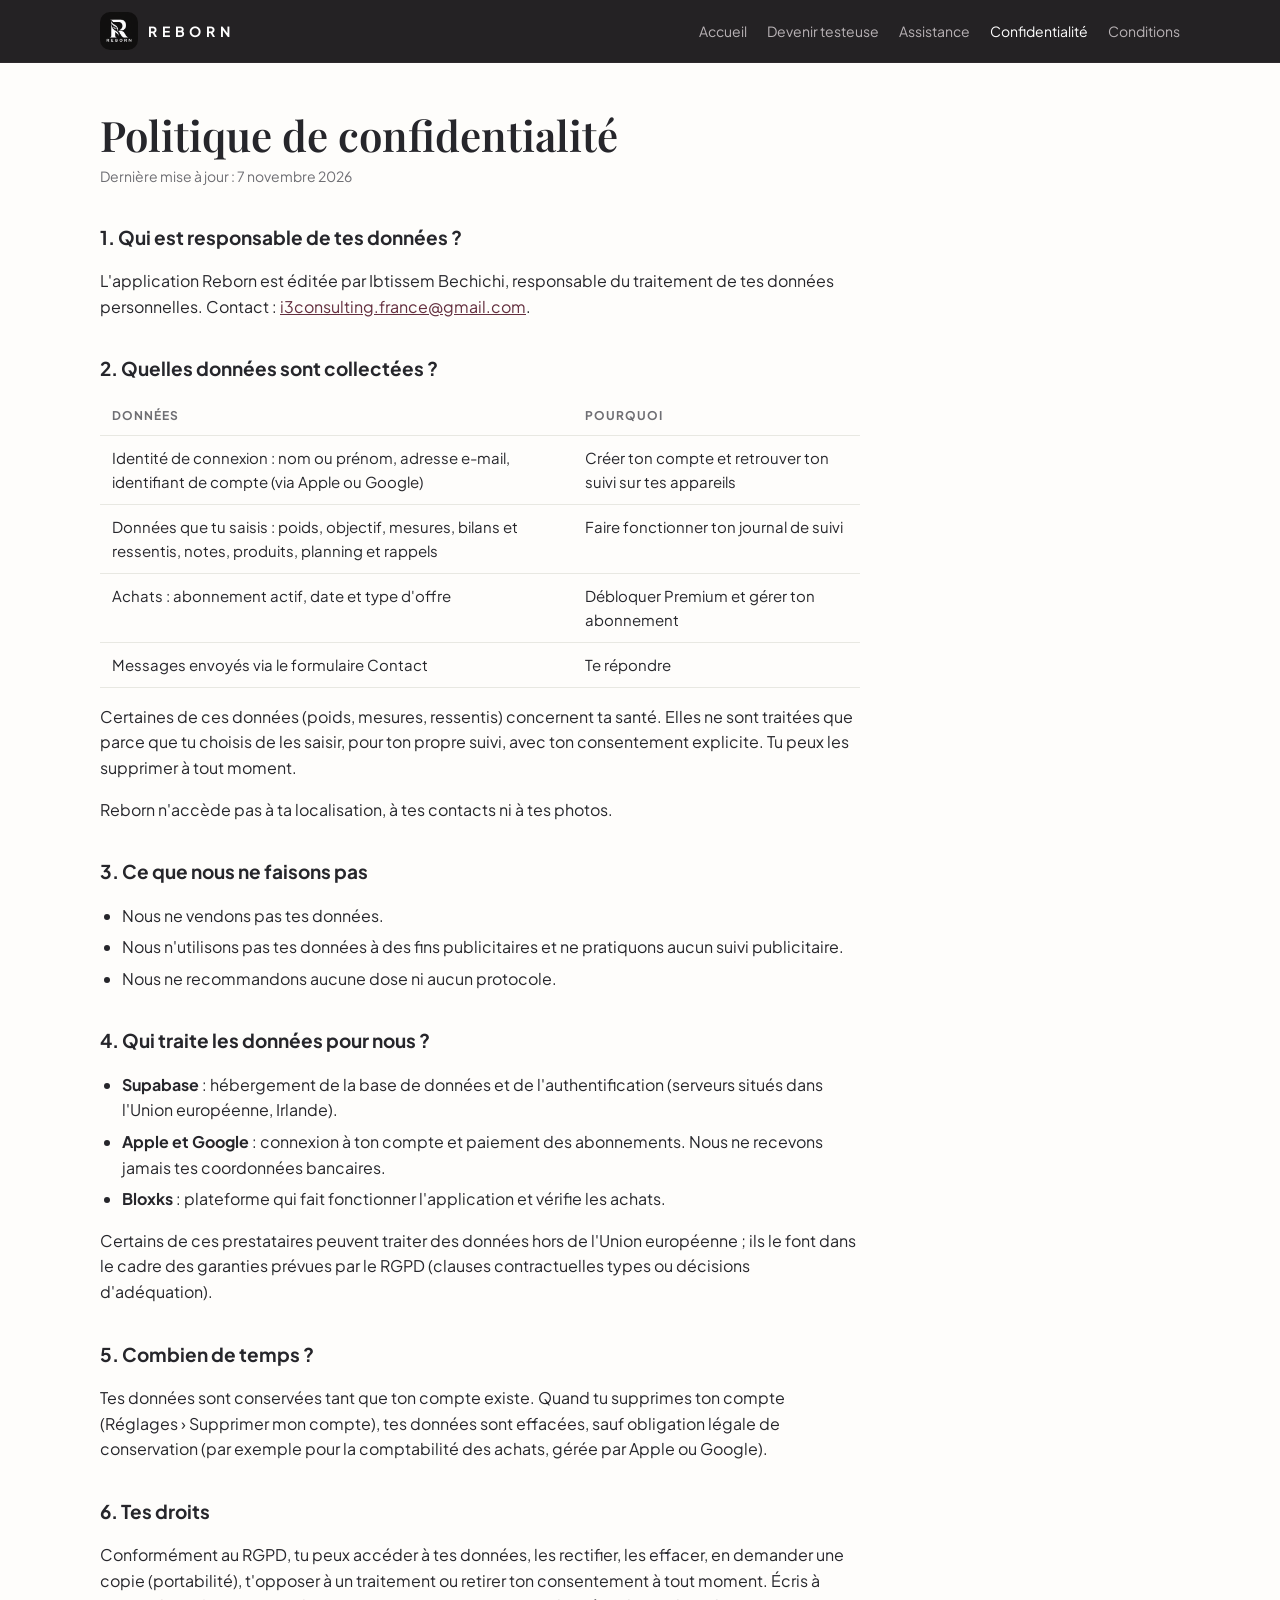
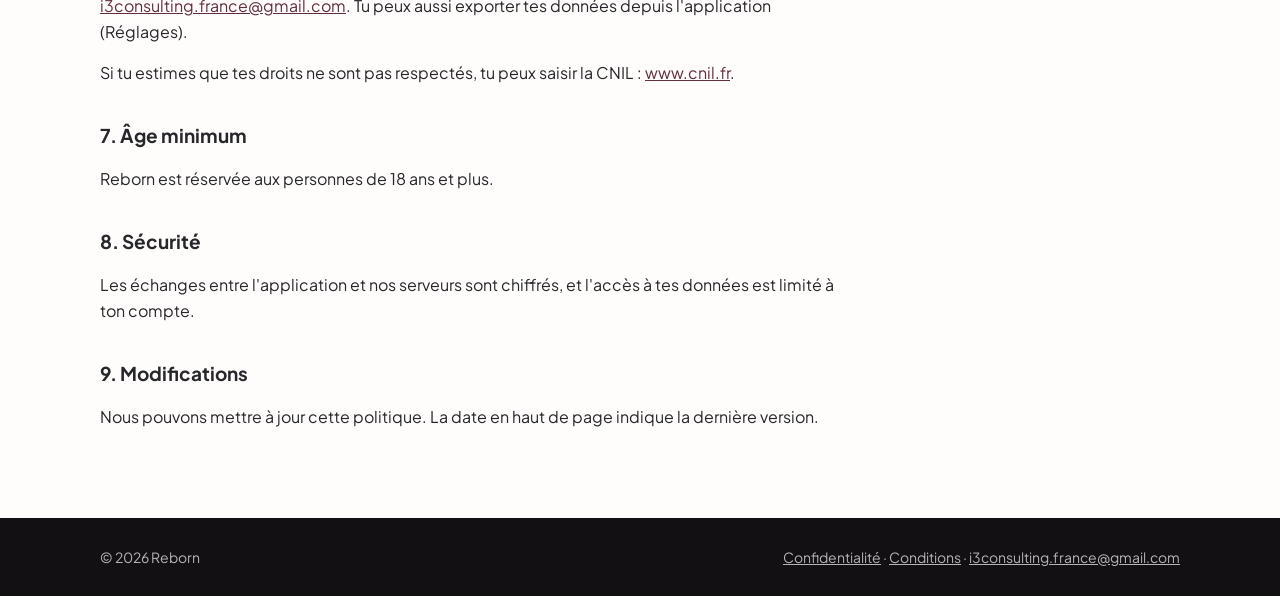
<file: confidentialite.html>
<!doctype html>
<html lang="fr">
<head>
<meta charset="utf-8">
<meta name="viewport" content="width=device-width, initial-scale=1, viewport-fit=cover">
<title>Politique de confidentialité · Reborn</title>
<meta name="description" content="Politique de confidentialité de l'application Reborn.">
<link rel="icon" type="image/png" sizes="32x32" href="/favicon-32.png">
<link rel="apple-touch-icon" href="/apple-touch-icon.png">
<meta property="og:title" content="Politique de confidentialité · Reborn">
<meta property="og:description" content="Politique de confidentialité de l'application Reborn.">
<meta property="og:image" content="https://rebornpep.fr/logo-512.png">
<link rel="preconnect" href="https://fonts.googleapis.com">
<link rel="preconnect" href="https://fonts.gstatic.com" crossorigin>
<link href="https://fonts.googleapis.com/css2?family=Playfair+Display:ital,wght@0,600;1,600&family=Plus+Jakarta+Sans:wght@400;600;700&display=swap" rel="stylesheet">
<link rel="stylesheet" href="/style.css">
</head>
<body>
<header class="site"><div class="wrap">
  <a class="brand" href="/"><img src="/logo-512.png" alt="" width="36" height="36"><span>REBORN</span></a>
  <nav class="site" aria-label="Navigation principale"><a href="/">Accueil</a><a href="/#testeuse">Devenir testeuse</a><a href="/assistance">Assistance</a><a href="/confidentialite" aria-current="page">Confidentialité</a><a href="/conditions">Conditions</a></nav>
</div></header>
<main>
<div class="wrap"><article class="legal">
<h1>Politique de confidentialité</h1>
<p class="updated">Dernière mise à jour : 7 novembre 2026</p>

<h2>1. Qui est responsable de tes données ?</h2>
<p>L'application Reborn est éditée par Ibtissem Bechichi, responsable du traitement de tes données personnelles. Contact : <a href="mailto:i3consulting.france@gmail.com">i3consulting.france@gmail.com</a>.</p>

<h2>2. Quelles données sont collectées ?</h2>
<div class="table-wrap"><table>
<thead><tr><th>Données</th><th>Pourquoi</th></tr></thead>
<tbody>
<tr><td>Identité de connexion : nom ou prénom, adresse e-mail, identifiant de compte (via Apple ou Google)</td><td>Créer ton compte et retrouver ton suivi sur tes appareils</td></tr>
<tr><td>Données que tu saisis : poids, objectif, mesures, bilans et ressentis, notes, produits, planning et rappels</td><td>Faire fonctionner ton journal de suivi</td></tr>
<tr><td>Achats : abonnement actif, date et type d'offre</td><td>Débloquer Premium et gérer ton abonnement</td></tr>
<tr><td>Messages envoyés via le formulaire Contact</td><td>Te répondre</td></tr>
</tbody></table></div>
<p>Certaines de ces données (poids, mesures, ressentis) concernent ta santé. Elles ne sont traitées que parce que tu choisis de les saisir, pour ton propre suivi, avec ton consentement explicite. Tu peux les supprimer à tout moment.</p>
<p>Reborn n'accède pas à ta localisation, à tes contacts ni à tes photos.</p>

<h2>3. Ce que nous ne faisons pas</h2>
<ul>
<li>Nous ne vendons pas tes données.</li>
<li>Nous n'utilisons pas tes données à des fins publicitaires et ne pratiquons aucun suivi publicitaire.</li>
<li>Nous ne recommandons aucune dose ni aucun protocole.</li>
</ul>

<h2>4. Qui traite les données pour nous ?</h2>
<ul>
<li><strong>Supabase</strong> : hébergement de la base de données et de l'authentification (serveurs situés dans l'Union européenne, Irlande).</li>
<li><strong>Apple et Google</strong> : connexion à ton compte et paiement des abonnements. Nous ne recevons jamais tes coordonnées bancaires.</li>
<li><strong>Bloxks</strong> : plateforme qui fait fonctionner l'application et vérifie les achats.</li>
</ul>
<p>Certains de ces prestataires peuvent traiter des données hors de l'Union européenne ; ils le font dans le cadre des garanties prévues par le RGPD (clauses contractuelles types ou décisions d'adéquation).</p>

<h2>5. Combien de temps ?</h2>
<p>Tes données sont conservées tant que ton compte existe. Quand tu supprimes ton compte (Réglages › Supprimer mon compte), tes données sont effacées, sauf obligation légale de conservation (par exemple pour la comptabilité des achats, gérée par Apple ou Google).</p>

<h2>6. Tes droits</h2>
<p>Conformément au RGPD, tu peux accéder à tes données, les rectifier, les effacer, en demander une copie (portabilité), t'opposer à un traitement ou retirer ton consentement à tout moment. Écris à <a href="mailto:i3consulting.france@gmail.com">i3consulting.france@gmail.com</a>. Tu peux aussi exporter tes données depuis l'application (Réglages).</p>
<p>Si tu estimes que tes droits ne sont pas respectés, tu peux saisir la CNIL : <a href="https://www.cnil.fr" rel="noopener">www.cnil.fr</a>.</p>

<h2>7. Âge minimum</h2>
<p>Reborn est réservée aux personnes de 18 ans et plus.</p>

<h2>8. Sécurité</h2>
<p>Les échanges entre l'application et nos serveurs sont chiffrés, et l'accès à tes données est limité à ton compte.</p>

<h2>9. Modifications</h2>
<p>Nous pouvons mettre à jour cette politique. La date en haut de page indique la dernière version.</p>
</article></div>
</main>
<footer class="site"><div class="wrap">
  <span>© 2026 Reborn</span>
  <span><a href="/confidentialite">Confidentialité</a> · <a href="/conditions">Conditions</a> · <a href="mailto:i3consulting.france@gmail.com">i3consulting.france@gmail.com</a></span>
</div></footer>
</body>
</html>
</file>
<file: style.css>
/* Reborn : vitrine sombre et élégante (noir du logo, crème, bordeaux en accent), pages légales claires */
:root{
  --noir:#121012; --noir-2:#1C191C; --noir-line:#2E292D;
  --creme:#FEFDFB; --creme-2:#F5F2EC;
  --bordeaux:#622D3D; --bordeaux-vif:#8E4A5E; --rose:#F7EEF1;
  --sage:#9AAB99; --sage-ink:#3E6555; --sage-soft:#E1ECE7;
  --ink:#26262B; --muted:#6E6E73; --muted-dark:#B9B3B6; --line:#E8E8E2;
  --display:"Playfair Display",Georgia,"Times New Roman",serif;
  --sans:"Plus Jakarta Sans",system-ui,-apple-system,"Segoe UI",Roboto,sans-serif;
}
*{box-sizing:border-box}
html{-webkit-text-size-adjust:100%;scroll-behavior:smooth}
body{margin:0;background:var(--creme);color:var(--ink);font-family:var(--sans);font-size:16px;line-height:1.6}
img{max-width:100%;display:block}
a{color:var(--bordeaux)}
a:focus-visible,button:focus-visible,.btn:focus-visible{outline:2px solid var(--sage);outline-offset:3px}
.wrap{max-width:1120px;margin:0 auto;padding-left:max(20px,env(safe-area-inset-left));padding-right:max(20px,env(safe-area-inset-right))}

/* En-tête */
header.site{position:sticky;top:0;z-index:20;background:rgba(18,16,18,.92);backdrop-filter:blur(10px);border-bottom:1px solid var(--noir-line)}
header.site .wrap{display:flex;align-items:center;justify-content:space-between;gap:16px;padding-block:12px;flex-wrap:wrap}
.brand{display:flex;align-items:center;gap:10px;text-decoration:none;color:#fff}
.brand img{width:38px;height:38px;border-radius:10px}
.brand span{font-weight:700;letter-spacing:.34em;font-size:14px}
nav.site{display:flex;gap:20px;flex-wrap:wrap;font-size:14px}
nav.site a{color:var(--muted-dark);text-decoration:none}
nav.site a:hover,nav.site a[aria-current=page]{color:#fff}

/* Boutons */
.btn{display:inline-flex;align-items:center;gap:10px;padding:12px 20px;border-radius:14px;font-weight:700;font-size:15px;text-decoration:none;border:1.5px solid transparent;transition:transform .15s ease,background .15s ease}
.btn:hover{transform:translateY(-1px)}
.btn svg{width:22px;height:22px;flex:none}
.btn small{display:block;font-size:11px;font-weight:600;opacity:.75;line-height:1.1}
.btn .lbl{display:flex;flex-direction:column;line-height:1.2}
.btn-light{background:#fff;color:var(--noir)}
.btn-ghost{background:transparent;color:#fff;border-color:rgba(255,255,255,.35)}
.btn-bordeaux{background:var(--bordeaux);color:#fff}
.btn-sage{background:var(--sage);color:var(--noir)}
.btn[aria-disabled=true]{opacity:.55;pointer-events:none}
.ctas{display:flex;flex-wrap:wrap;gap:12px}

/* Héros */
.hero{background:radial-gradient(1200px 600px at 80% 10%,#2A1F25 0%,var(--noir) 60%);color:#fff;overflow:hidden}
.hero .wrap{display:grid;grid-template-columns:1.05fr .95fr;gap:40px;align-items:center;padding-block:72px 84px}
.eyebrow{display:inline-block;font-size:12px;font-weight:700;letter-spacing:.2em;text-transform:uppercase;color:var(--sage);margin-bottom:16px}
.hero h1{font-family:var(--display);font-weight:600;font-size:clamp(40px,6.4vw,68px);line-height:1.02;margin:0 0 20px;text-wrap:balance}
.hero h1 em{font-style:italic;color:#E8C9D2}
.hero p.lead{font-size:18px;color:var(--muted-dark);max-width:48ch;margin:0 0 28px}
.hero .fine{font-size:13px;color:#8F888C;margin-top:16px}
.phones{position:relative;height:560px;max-width:540px;width:100%;margin:0 auto}
.phone{position:absolute;width:210px;border-radius:38px;padding:9px;background:#0A090A;box-shadow:0 40px 80px rgba(0,0,0,.55),inset 0 0 0 1.5px #3A3337}
.phone img{border-radius:30px;width:100%;height:auto;aspect-ratio:9/19.5;object-fit:cover}
.phone.p1{left:2%;top:70px;transform:rotate(-8deg)}
.phone.p2{left:50%;top:0;z-index:2;transform:translateX(-50%)}
.phone.p3{right:2%;top:80px;transform:rotate(7deg)}

/* Bandeau de confiance */
.trust{background:var(--noir-2);color:var(--muted-dark);font-size:14px}
.trust .wrap{display:flex;justify-content:center;gap:28px;flex-wrap:wrap;padding-block:16px}
.trust span::before{content:"✓";color:var(--sage);margin-right:8px;font-weight:700}

/* Sections */
section.block{padding-block:84px}
section.block h2{font-family:var(--display);font-weight:600;font-size:clamp(30px,4.4vw,44px);line-height:1.1;margin:0 0 14px;text-wrap:balance}
section.block .intro{color:var(--muted);font-size:17px;max-width:60ch;margin:0 0 40px}
.feature{display:grid;grid-template-columns:1fr 1fr;gap:56px;align-items:center;margin-bottom:72px}
.feature:last-child{margin-bottom:0}
.feature.rev .shot{order:2}
.feature .shot{justify-self:center;position:relative;width:min(250px,64vw);border-radius:44px;padding:9px;background:#0A090A;box-shadow:0 30px 60px rgba(38,20,28,.20),inset 0 0 0 1.5px #3A3337}
.feature .shot img{width:100%;height:auto;aspect-ratio:9/19.5;object-fit:cover}
.feature .shot.doc{width:min(340px,80vw);border-radius:16px;padding:0;background:#fff;box-shadow:0 24px 50px rgba(38,20,28,.14)}
.feature .shot.doc img{aspect-ratio:auto;border-radius:16px}
.feature .shot.doc::before{display:none}
.feature h3{font-family:var(--display);font-weight:600;font-size:clamp(26px,3.4vw,34px);line-height:1.12;margin:6px 0 12px}
.feature p{color:var(--muted);font-size:17px;margin:0 0 14px;max-width:46ch}
.tag{display:inline-block;font-size:11px;font-weight:700;letter-spacing:.14em;text-transform:uppercase;padding:4px 10px;border-radius:999px;background:var(--sage-soft);color:var(--sage-ink)}
.tag.prem{background:var(--rose);color:var(--bordeaux)}
ul.ticks{list-style:none;padding:0;margin:0;display:grid;gap:8px}
ul.ticks li{padding-left:26px;position:relative;font-size:15px}
ul.ticks li::before{content:"";position:absolute;left:0;top:7px;width:14px;height:14px;border-radius:50%;background:var(--sage)}

/* Offres */
.plans{display:grid;grid-template-columns:repeat(2,minmax(0,1fr));gap:20px;max-width:820px}
.plan{border:1px solid var(--line);border-radius:24px;padding:26px;background:#fff;min-width:0}
.plan.premium{background:var(--noir);color:#fff;border-color:var(--noir)}
.plan h3{margin:0 0 4px;font-size:20px}
.plan .price{font-family:var(--display);font-size:30px;margin:6px 0 14px}
.plan.premium ul.ticks li::before{background:#E8C9D2}
.plan .sub{font-size:13px;color:var(--muted);margin-top:14px}
.plan.premium .sub{color:var(--muted-dark)}

/* Testeuses */
.testers{background:var(--noir);color:#fff}
.testers .intro{color:var(--muted-dark)!important}
.steps{display:grid;grid-template-columns:repeat(3,minmax(0,1fr));gap:18px;margin-bottom:28px}
.step{background:var(--noir-2);border:1px solid var(--noir-line);border-radius:22px;padding:22px;min-width:0;display:flex;flex-direction:column;gap:10px}
.step .n{width:34px;height:34px;border-radius:50%;background:var(--sage);color:var(--noir);font-weight:800;display:flex;align-items:center;justify-content:center}
.step h3{margin:0;font-size:17px}
.step p{margin:0;color:var(--muted-dark);font-size:15px;flex:1}
.step .btn{align-self:flex-start;margin-top:6px}

/* FAQ */
.faq{max-width:760px}
.faq details{border-bottom:1px solid var(--line);padding:18px 0}
.faq summary{cursor:pointer;font-weight:700;font-size:17px;list-style:none;display:flex;justify-content:space-between;gap:16px}
.faq summary::after{content:"+";color:var(--bordeaux);font-size:22px;line-height:1}
.faq details[open] summary::after{content:"–"}
.faq p{color:var(--muted);margin:10px 0 0}

/* Avertissement */
.notice{background:var(--rose);border-radius:22px;padding:22px 24px;max-width:820px}
.notice h3{font-size:16px;margin:0 0 6px;color:var(--bordeaux)}
.notice p{margin:0;font-size:15px}

/* Appel final */
.final{background:var(--bordeaux);color:#fff;text-align:center}
.final .wrap{padding-block:72px;display:flex;flex-direction:column;align-items:center;gap:18px}
.final h2{font-family:var(--display);font-weight:600;font-size:clamp(30px,4.4vw,44px);margin:0;text-wrap:balance}
.final p{margin:0;color:#F2DDE3}

/* Pages légales */
article.legal{max-width:760px;padding-block:48px 72px}
article.legal h1{font-family:var(--display);font-weight:600;font-size:clamp(30px,5vw,42px);line-height:1.15;margin:0 0 6px}
article.legal .updated{color:var(--muted);font-size:14px;margin:0 0 28px}
article.legal h2{font-size:19px;margin:34px 0 8px}
article.legal ul{padding-left:22px}
article.legal li{margin-bottom:6px}
.table-wrap{overflow-x:auto;margin:12px 0}
table{border-collapse:collapse;width:100%;font-size:15px}
th,td{text-align:left;padding:10px 12px;border-bottom:1px solid var(--line);vertical-align:top}
th{font-size:12px;letter-spacing:.08em;text-transform:uppercase;color:var(--muted)}
.contact-box{border:1px solid var(--line);border-radius:18px;padding:20px 22px;background:#fff;margin:18px 0}
.contact-box strong{display:block;font-size:18px;word-break:break-all}

footer.site{background:var(--noir);color:var(--muted-dark);font-size:14px}
footer.site .wrap{display:flex;justify-content:space-between;gap:16px;flex-wrap:wrap;padding-block:28px}
footer.site a{color:var(--muted-dark)}

@media (max-width:900px){
  .hero .wrap{grid-template-columns:1fr;padding-block:48px 56px}
  .phones{height:420px;max-width:440px}
  .phone{width:150px;border-radius:30px;padding:6px}
  .phone::before{top:10px;height:10px;width:26%}
  .phone img{border-radius:24px}
  .phone img{border-radius:24px}
  .feature,.feature.rev{grid-template-columns:1fr;gap:28px}
  .feature.rev .shot{order:0}
  .steps,.plans{grid-template-columns:1fr}
  section.block{padding-block:60px}
}
@media (max-width:420px){
  .phones{height:360px}
  .phone{width:128px}
}
@media (prefers-reduced-motion:reduce){html{scroll-behavior:auto}.btn{transition:none}}

.light{background:var(--creme-2)}
.light .box{display:grid;grid-template-columns:auto 1fr auto;gap:22px;align-items:center;background:#fff;border:1px solid var(--line);border-radius:24px;padding:24px}
.light .box img{width:64px;height:64px;border-radius:16px}
.light .box h3{margin:0 0 4px;font-size:19px}
.light .box p{margin:0;color:var(--muted)}
@media (max-width:700px){.light .box{grid-template-columns:1fr;text-align:left}}

/* Dynamic Island */
.phone::before,.feature .shot::before{content:"";position:absolute;top:18px;left:50%;transform:translateX(-50%);width:30%;height:22px;border-radius:12px;background:#0A090A;z-index:3}
.phone{border-radius:40px}
.phone img{border-radius:32px}
/* Écran bien contenu dans le cadre */
.phone,.feature .shot{overflow:hidden;isolation:isolate}
.phone img,.feature .shot img{display:block;width:100%;height:auto;aspect-ratio:390/844;object-fit:cover;background:#fff}
.feature .shot.doc img{aspect-ratio:auto;object-fit:initial;background:none}
</file>
<file: story.css>
/* ===== Récit animé (page d'accueil) ===== */
.rs{--rs-creme:#F3EEE6;--rs-creme2:#E9E1D5;--rs-ink:#1A1517;--rs-muted:#6B6266;--rs-bx:#622D3D;--rs-display:"Anton","Impact","Arial Narrow",sans-serif;position:relative;height:520vh;background:var(--rs-creme);color:var(--rs-ink)}
.rs-stage{position:sticky;top:0;height:100vh;height:100svh;overflow:hidden;display:grid;grid-template-columns:1fr 1fr;align-items:center;padding-top:64px;padding-left:max(24px,env(safe-area-inset-left,0px));padding-right:max(24px,env(safe-area-inset-right,0px))}
.rs-ghost{position:absolute;left:0;top:55%;white-space:nowrap;font-family:var(--rs-display);font-size:34vh;line-height:1;color:transparent;-webkit-text-stroke:1.5px rgba(98,45,61,.10);transform:translateY(-50%);z-index:0;pointer-events:none;will-change:transform}
.rs-copy{position:relative;height:66vh;z-index:3}
.rs-text{position:absolute;inset:0;max-width:620px;display:flex;flex-direction:column;justify-content:center;gap:16px;opacity:0;transform:translateY(30px);transition:opacity .5s ease,transform .5s ease;pointer-events:none}
.rs-text.on{opacity:1;transform:none;pointer-events:auto}
.rs-num{font:600 22px var(--display);color:var(--rs-bx)}
.rs-big{font-family:var(--rs-display);font-weight:400;font-size:clamp(48px,7.2vw,108px);line-height:.9;text-transform:uppercase;margin:0;letter-spacing:.005em}
.rs-big em{font-style:normal;color:var(--rs-bx)}
.rs-big .w{display:inline-block;white-space:nowrap;overflow:hidden;vertical-align:top;padding-bottom:.04em}
.rs-big .c{display:inline-block;transform:translateY(105%);transition:transform .7s cubic-bezier(.2,.8,.2,1)}
.rs-text.on .rs-big .c{transform:none}
.rs-lead{font-size:17px;line-height:1.55;color:var(--rs-muted);max-width:42ch;margin:0}
.rs-chips{display:flex;gap:8px;flex-wrap:wrap}
.rs-chip{font:700 11px var(--sans);letter-spacing:.14em;text-transform:uppercase;padding:6px 11px;border-radius:999px;background:#fff;border:1px solid var(--rs-creme2)}
.rs-ctas{display:flex;flex-wrap:wrap;gap:10px}
.rs-ctas .btn{background:var(--rs-ink);color:#fff;border-color:var(--rs-ink)}
.rs-ctas .btn.alt{background:#fff;color:var(--rs-ink);border-color:var(--rs-creme2)}
.rs-fine{font-size:13px;color:var(--rs-muted);margin:0}
.rs-fine a{color:var(--rs-bx)}
.rs-visual{position:relative;height:100%;display:flex;align-items:center;justify-content:center;perspective:1400px}
.rs-fx{position:absolute;inset:0;width:100%;height:100%}
.rs-phone{position:relative;width:min(290px,34vw);border-radius:52px;padding:9px;background:#0E0B0D;box-shadow:0 50px 90px rgba(60,30,40,.28),inset 0 0 0 1.5px #3A3337;will-change:transform;z-index:2}
.rs-phone::before{content:"";position:absolute;top:calc(9px + 3.2%);left:50%;transform:translateX(-50%);width:31%;height:3.3%;border-radius:20px;background:#0E0B0D;z-index:3}
.rs-screen{position:relative;width:100%;aspect-ratio:393/852;border-radius:43px;overflow:hidden;background:#fff}
.rs-screen img{position:absolute;inset:0;width:100%;height:100%;object-fit:fill;max-width:none;transition:opacity .45s ease}
.rs-dots{position:absolute;right:max(20px,env(safe-area-inset-right,0px));top:50%;transform:translateY(-50%);display:flex;flex-direction:column;gap:10px;z-index:5}
.rs-dots i{width:7px;height:7px;border-radius:50%;background:#CFC5B8;display:block;transition:all .3s}
.rs-dots i.on{background:var(--rs-bx);height:22px;border-radius:4px}
#rs-intro{position:fixed;inset:0;z-index:60;background:#F3EEE6;display:flex;align-items:center;justify-content:center;flex-direction:column;gap:18px;transition:opacity .7s ease .1s,visibility .7s}
#rs-intro img{width:92px;height:92px;border-radius:24px;opacity:0;transform:scale(.7);animation:rsPop .9s cubic-bezier(.2,.9,.2,1) .15s forwards}
#rs-intro span{font:700 13px var(--sans);letter-spacing:.6em;padding-left:.6em;color:#1A1517;opacity:0;animation:rsFade .8s ease .6s forwards}
#rs-intro.out{opacity:0;visibility:hidden}
@keyframes rsPop{to{opacity:1;transform:none}}
@keyframes rsFade{to{opacity:1}}
@media (max-width:820px){
  .rs-stage{grid-template-columns:1fr;grid-template-rows:auto 1fr;padding-top:124px;gap:8px}
  .rs-copy{height:auto;min-height:300px}
  .rs-text{justify-content:flex-start;gap:10px}
  .rs-phone{width:min(190px,48vw)}
  .rs-ctas .btn{padding:10px 14px;font-size:13px}
  .rs-big{font-size:clamp(38px,11vw,60px)}
  .rs-lead{font-size:15px}
  .rs-dots{display:none}
  .rs-ghost{font-size:22vh}
}
@media (prefers-reduced-motion:reduce){.rs-text,.rs-screen img,.rs-big .c{transition:none}#rs-intro{display:none}}
</file>
